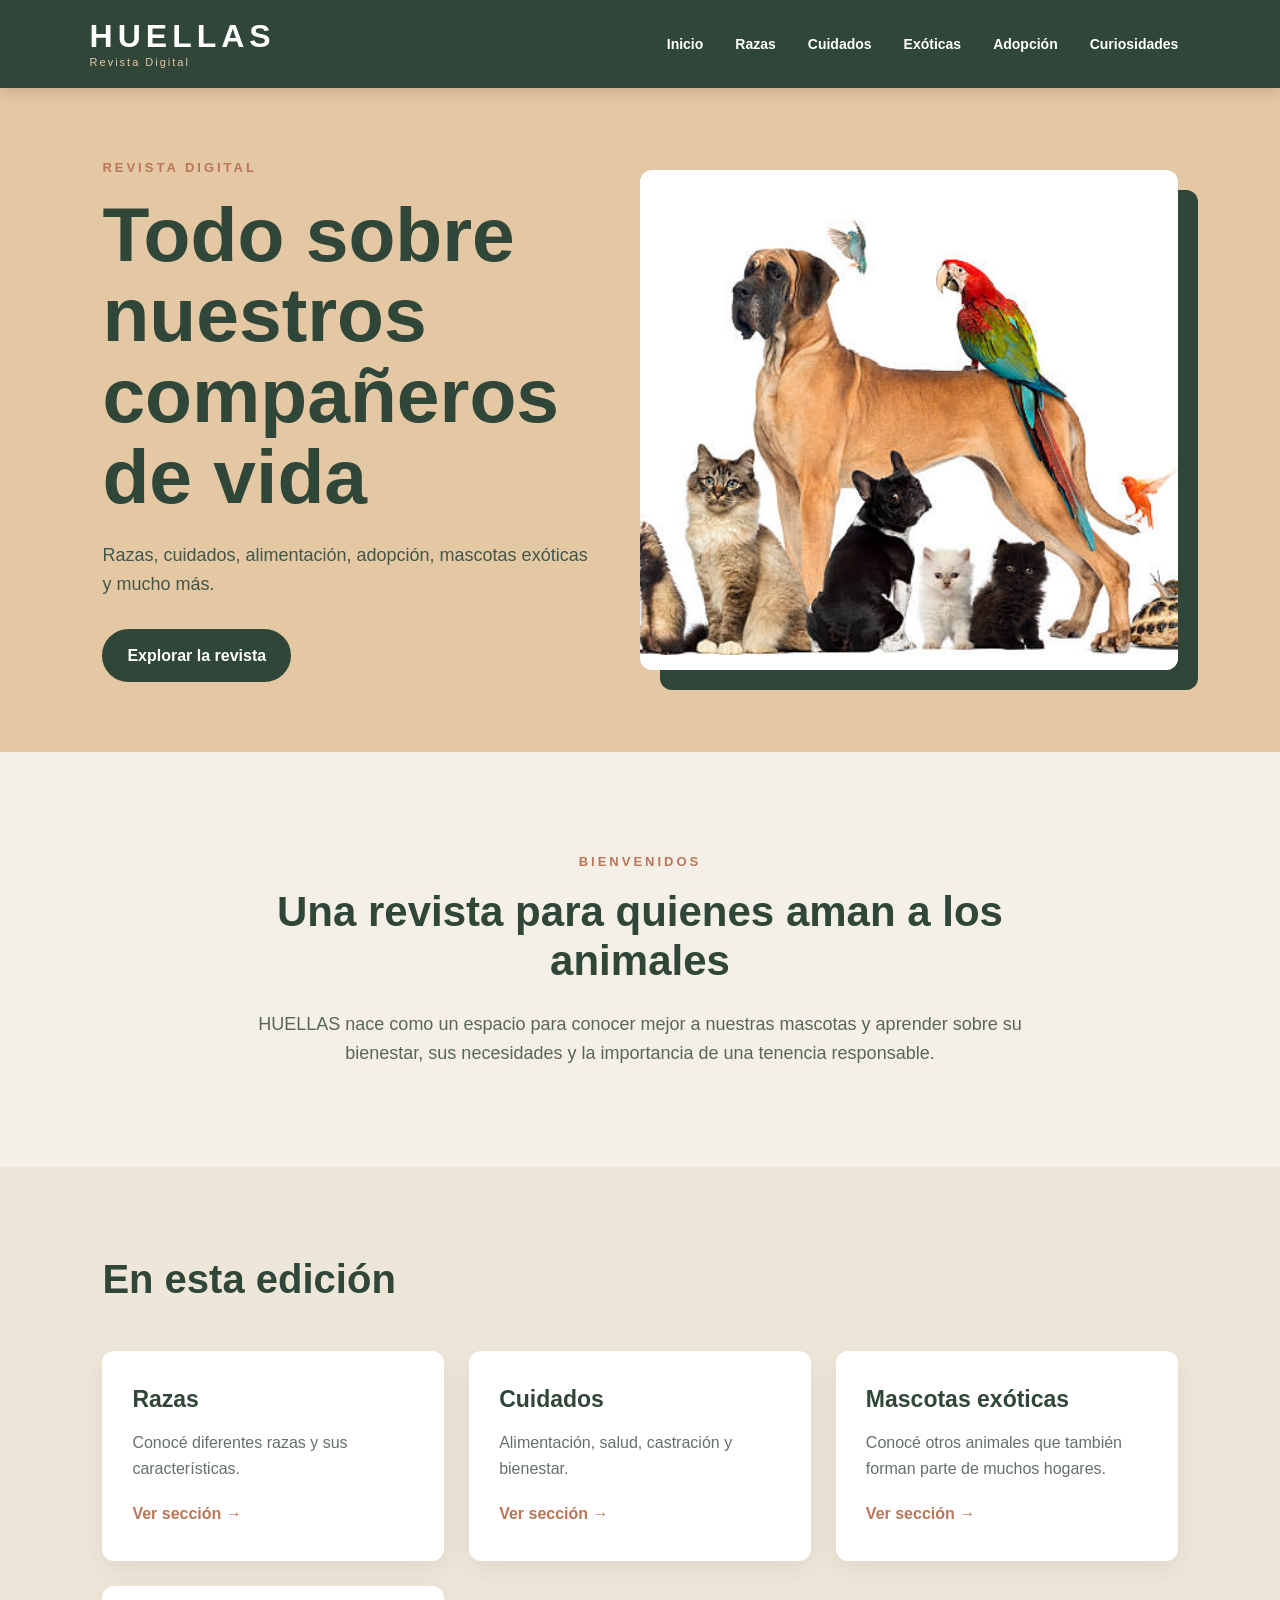
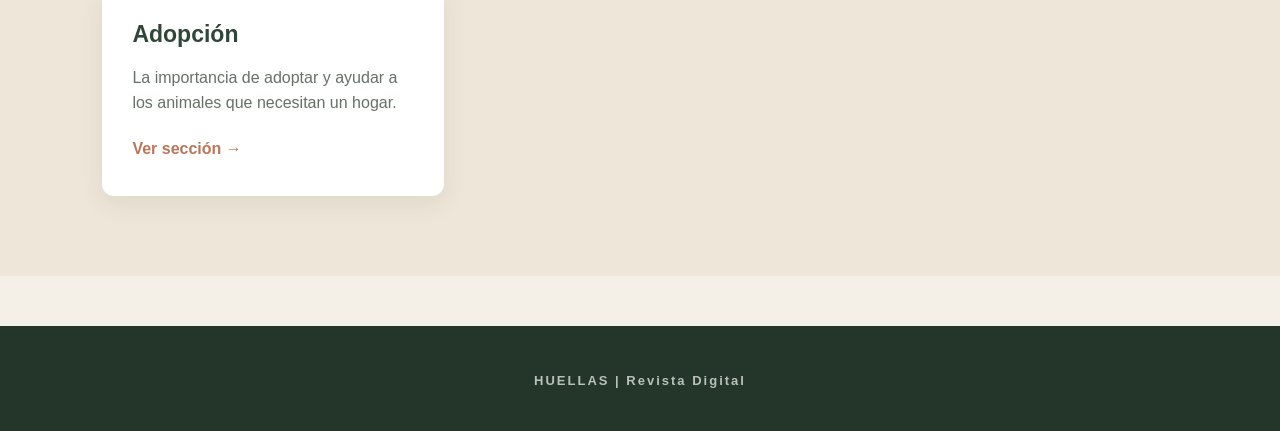
<file: index.html>
<!DOCTYPE html>
<html lang="es">
<head>
    <meta charset="UTF-8">
    <meta name="viewport" content="width=device-width, initial-scale=1.0">

    <title>Huellas | Revista Digital</title>

    <link rel="stylesheet" href="CSS/style.css">
</head>

<body>

    <header>
        <div class="logo">
            <h1>HUELLAS</h1>
            <p>Revista Digital</p>
        </div>

        <nav>
            <a href="index.html">Inicio</a>
            <a href="razas.html">Razas</a>
            <a href="cuidados.html">Cuidados</a>
            <a href="exoticas.html">Exóticas</a>
            <a href="adopcion.html">Adopción</a>
            <a href="curiosidades.html">Curiosidades</a>
        </nav>
    </header>


    <main>

        <section class="hero">
            <div class="hero-text">
                <p class="categoria">REVISTA DIGITAL</p>

                <h2>Todo sobre nuestros compañeros de vida</h2>

                <p>
                    Razas, cuidados, alimentación, adopción,
                    mascotas exóticas y mucho más.
                </p>

                <a href="razas.html" class="boton">
                    Explorar la revista
                </a>
            </div>

            <div class="hero-imagen">
                <img src="IMAGENES/portada1.jpg" alt="Mascotas">
            </div>
        </section>


        <section class="introduccion">

            <p class="categoria">BIENVENIDOS</p>

            <h2>Una revista para quienes aman a los animales</h2>

            <p>
                HUELLAS nace como un espacio para conocer mejor
                a nuestras mascotas y aprender sobre su bienestar,
                sus necesidades y la importancia de una tenencia
                responsable.
            </p>

        </section>


        <section class="destacados">

            <h2>En esta edición</h2>

            <div class="grid">

                <article class="card">
                    <h3>Razas</h3>
                    <p>
                        Conocé diferentes razas y sus características.
                    </p>

                    <a href="razas.html">Ver sección →</a>
                </article>


                <article class="card">
                    <h3>Cuidados</h3>
                    <p>
                        Alimentación, salud, castración y bienestar.
                    </p>

                    <a href="cuidados.html">Ver sección →</a>
                </article>


                <article class="card">
                    <h3>Mascotas exóticas</h3>
                    <p>
                        Conocé otros animales que también forman
                        parte de muchos hogares.
                    </p>

                    <a href="exoticas.html">Ver sección →</a>
                </article>


                <article class="card">
                    <h3>Adopción</h3>
                    <p>
                        La importancia de adoptar y ayudar a los
                        animales que necesitan un hogar.
                    </p>

                    <a href="adopcion.html">Ver sección →</a>
                </article>

            </div>

        </section>

    </main>


    <footer>
        <p>HUELLAS | Revista Digital</p>
    </footer>

</body>
</html>
</file>
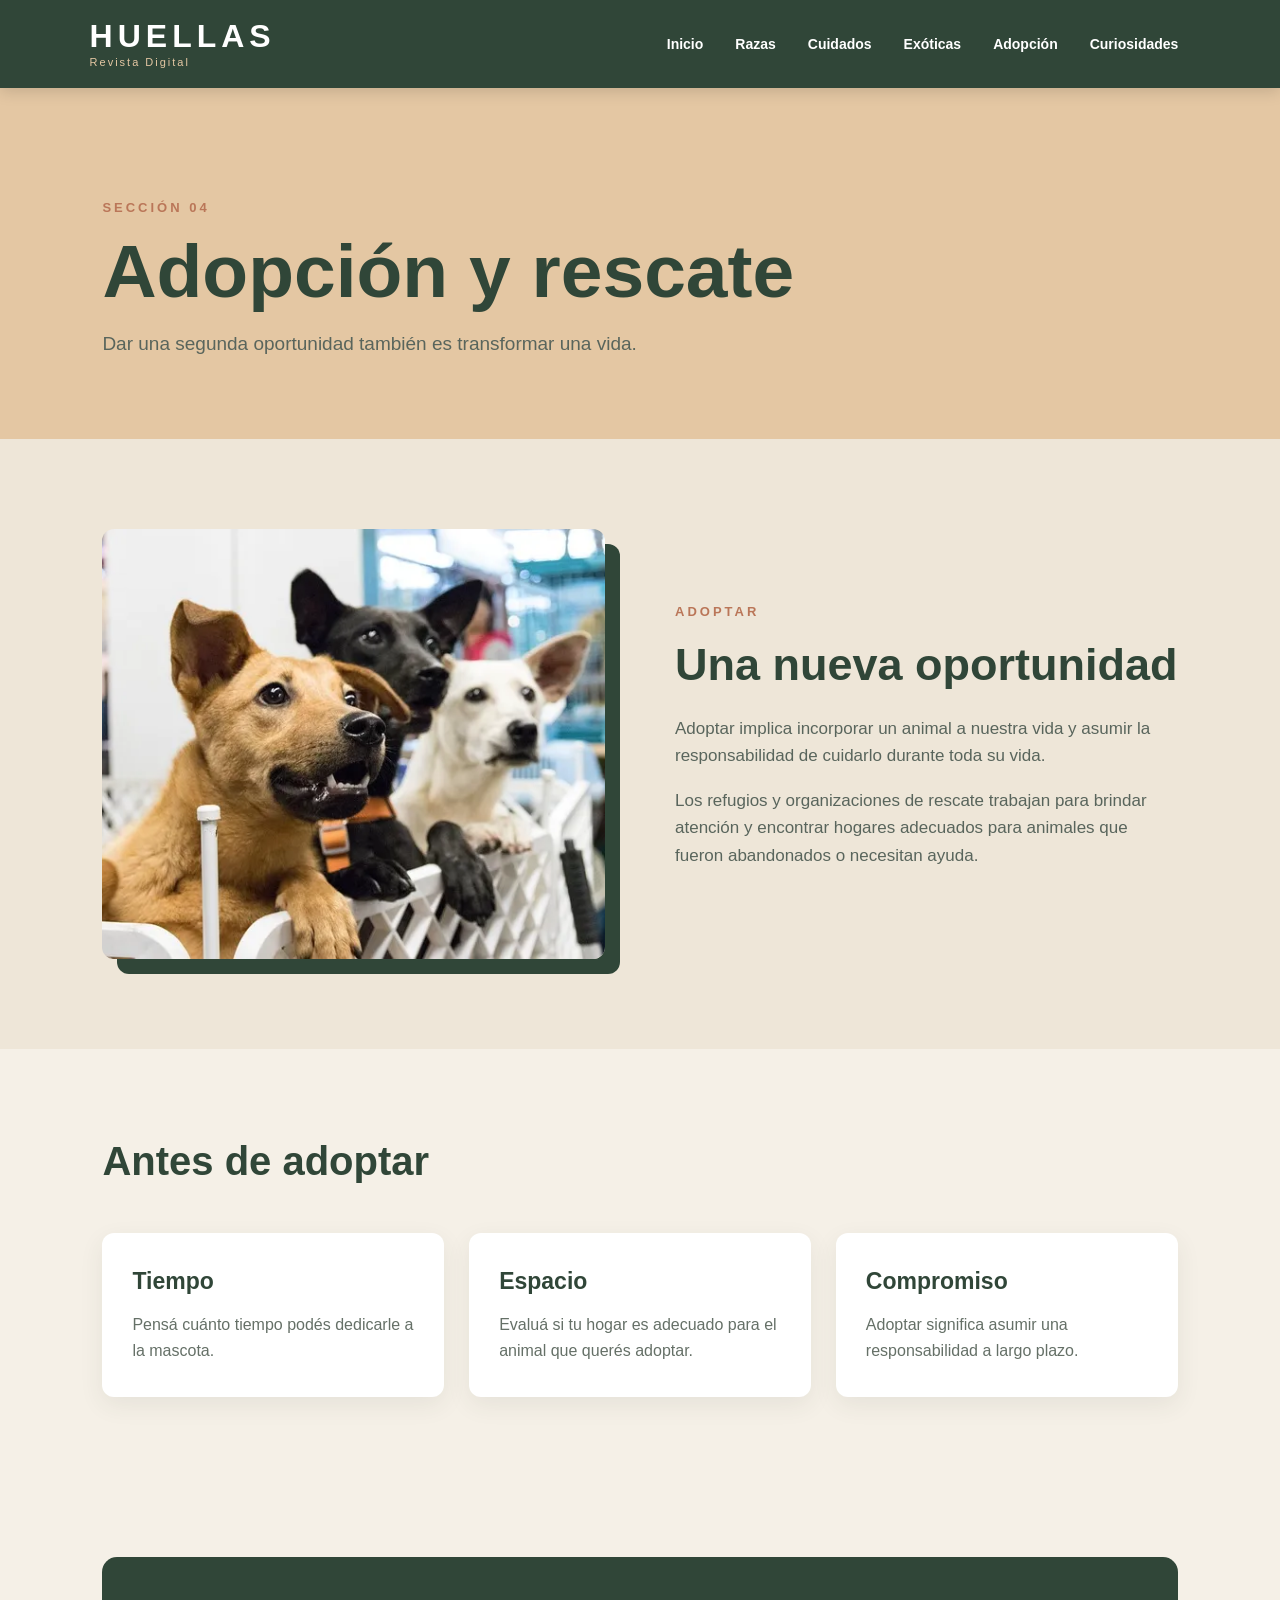
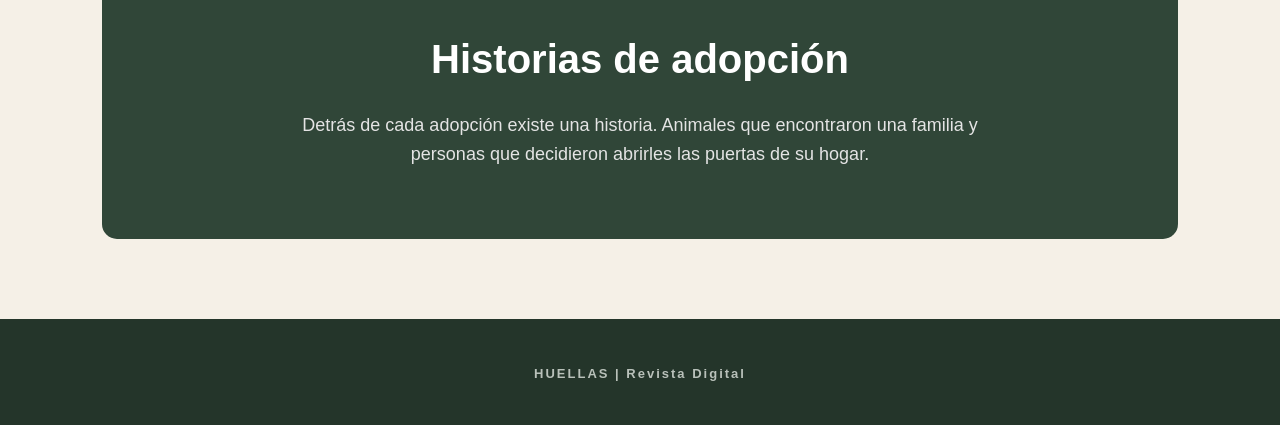
<file: adopcion.html>
<!DOCTYPE html>
<html lang="es">
<head>

    <meta charset="UTF-8">
    <meta name="viewport" content="width=device-width, initial-scale=1.0">

    <title>Adopción y Rescate | Huellas</title>

    <link rel="stylesheet" href="CSS/style.css">

</head>

<body>

    <header>

        <div class="logo">
            <h1>HUELLAS</h1>
            <p>Revista Digital</p>
        </div>

        <nav>
            <a href="index.html">Inicio</a>
            <a href="razas.html">Razas</a>
            <a href="cuidados.html">Cuidados</a>
            <a href="exoticas.html">Exóticas</a>
            <a href="adopcion.html">Adopción</a>
            <a href="curiosidades.html">Curiosidades</a>
        </nav>

    </header>


    <main>

        <section class="titulo-pagina">

            <p class="categoria">SECCIÓN 04</p>

            <h2>Adopción y rescate</h2>

            <p>
                Dar una segunda oportunidad también es transformar una vida.
            </p>

        </section>


        <section class="articulo">

            <div class="imagen-articulo">

                <img src="IMAGENES/adopcion.webp"
                     alt="Animal esperando ser adoptado">

            </div>


            <div class="texto-articulo">

                <p class="categoria">ADOPTAR</p>

                <h2>Una nueva oportunidad</h2>

                <p>
                    Adoptar implica incorporar un animal a nuestra
                    vida y asumir la responsabilidad de cuidarlo
                    durante toda su vida.
                </p>

                <p>
                    Los refugios y organizaciones de rescate trabajan
                    para brindar atención y encontrar hogares adecuados
                    para animales que fueron abandonados o necesitan ayuda.
                </p>

            </div>

        </section>


        <section class="contenido">

            <h2>Antes de adoptar</h2>

            <div class="grid">

                <article class="card">

                    <h3>Tiempo</h3>

                    <p>
                        Pensá cuánto tiempo podés dedicarle
                        a la mascota.
                    </p>

                </article>


                <article class="card">

                    <h3>Espacio</h3>

                    <p>
                        Evaluá si tu hogar es adecuado para
                        el animal que querés adoptar.
                    </p>

                </article>


                <article class="card">

                    <h3>Compromiso</h3>

                    <p>
                        Adoptar significa asumir una responsabilidad
                        a largo plazo.
                    </p>

                </article>

            </div>

        </section>


        <section class="destacado">

            <h2>Historias de adopción</h2>

            <p>
                Detrás de cada adopción existe una historia.
                Animales que encontraron una familia y personas
                que decidieron abrirles las puertas de su hogar.
            </p>

        </section>

    </main>


    <footer>
        <p>HUELLAS | Revista Digital</p>
    </footer>

</body>
</html>
</file>
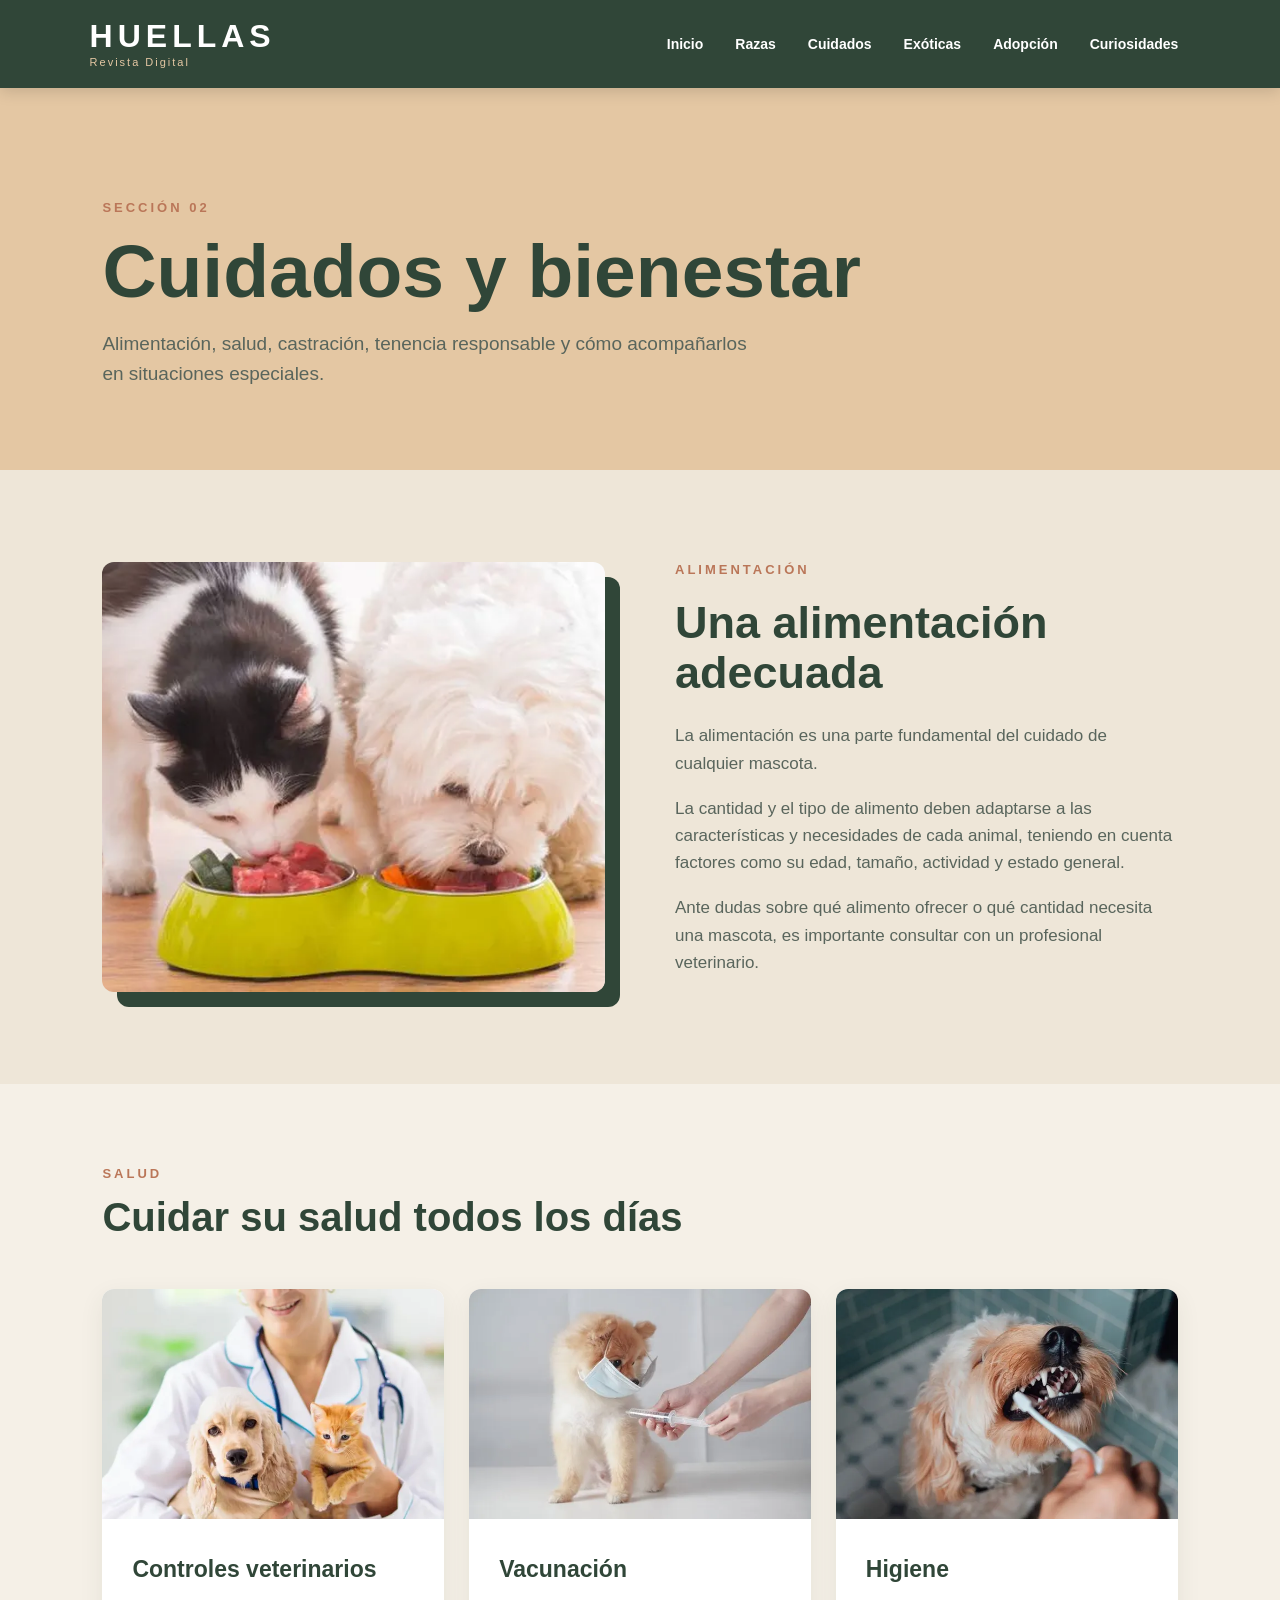
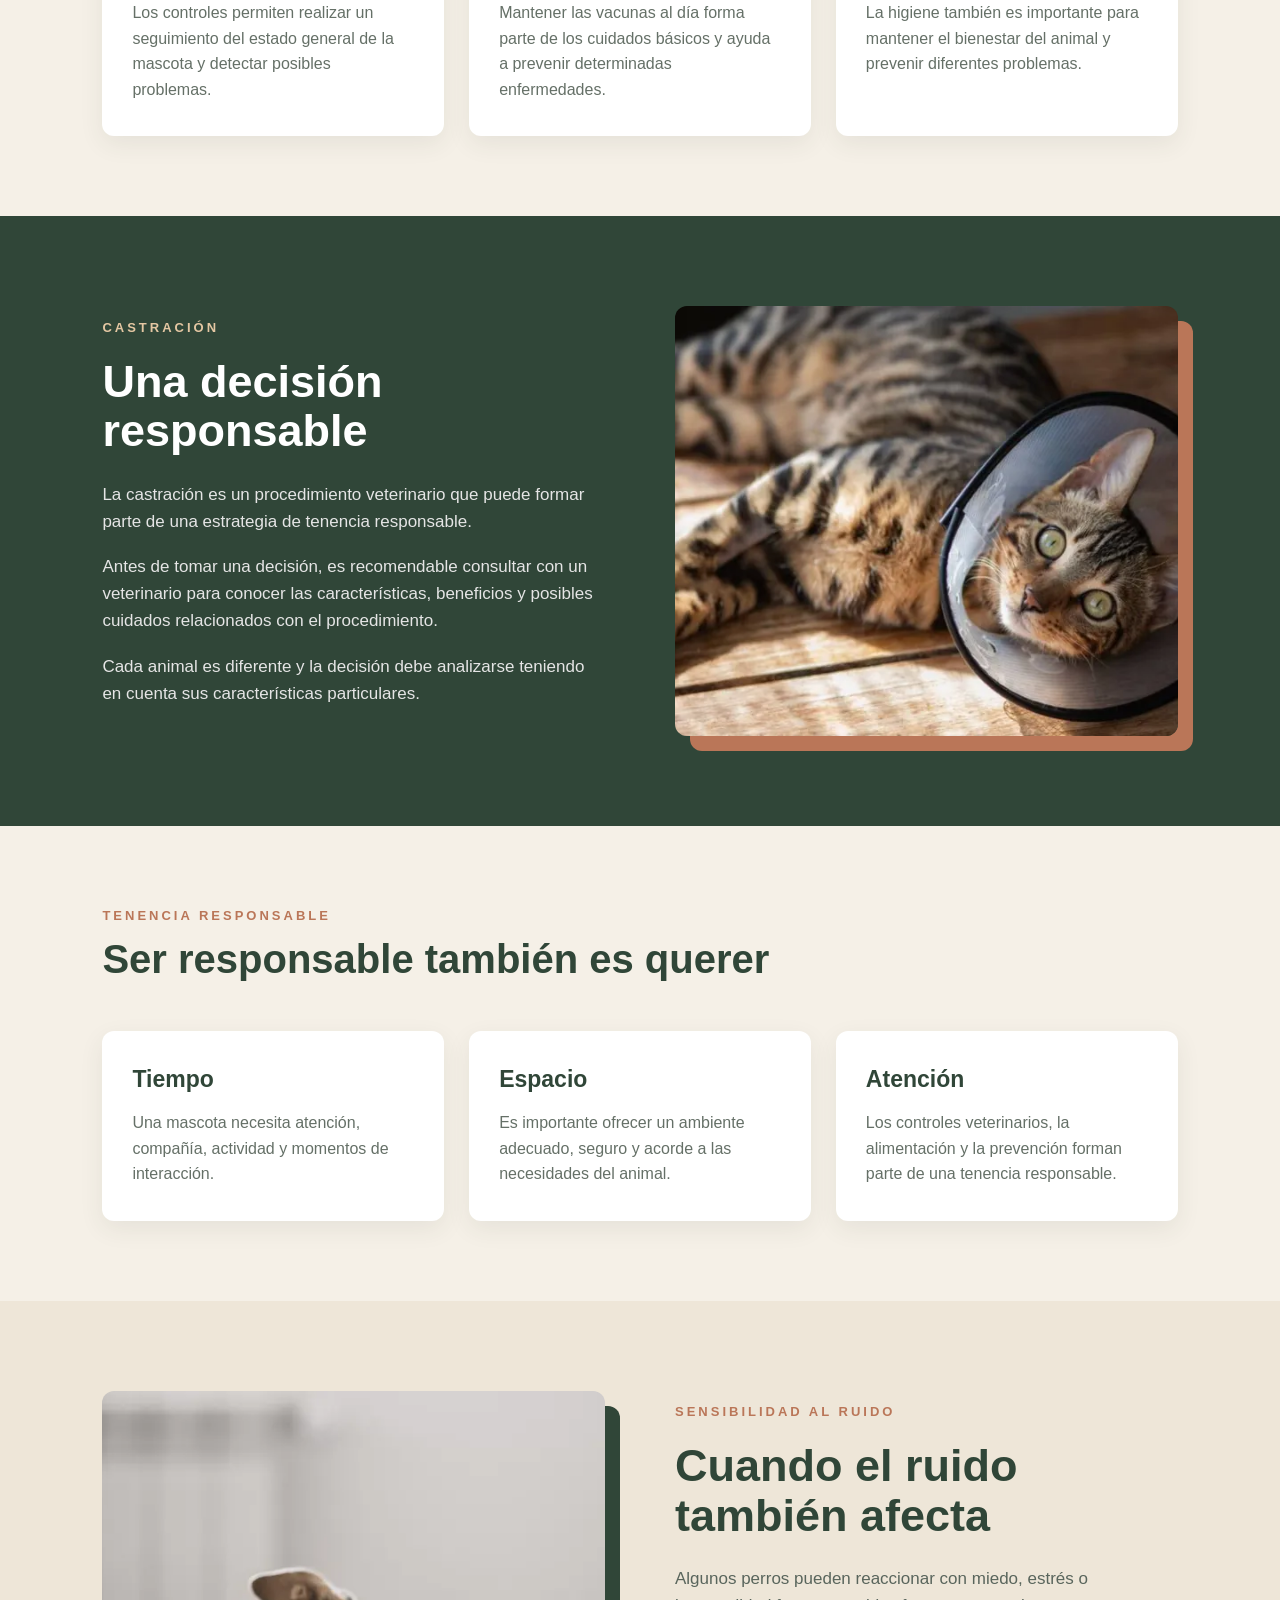
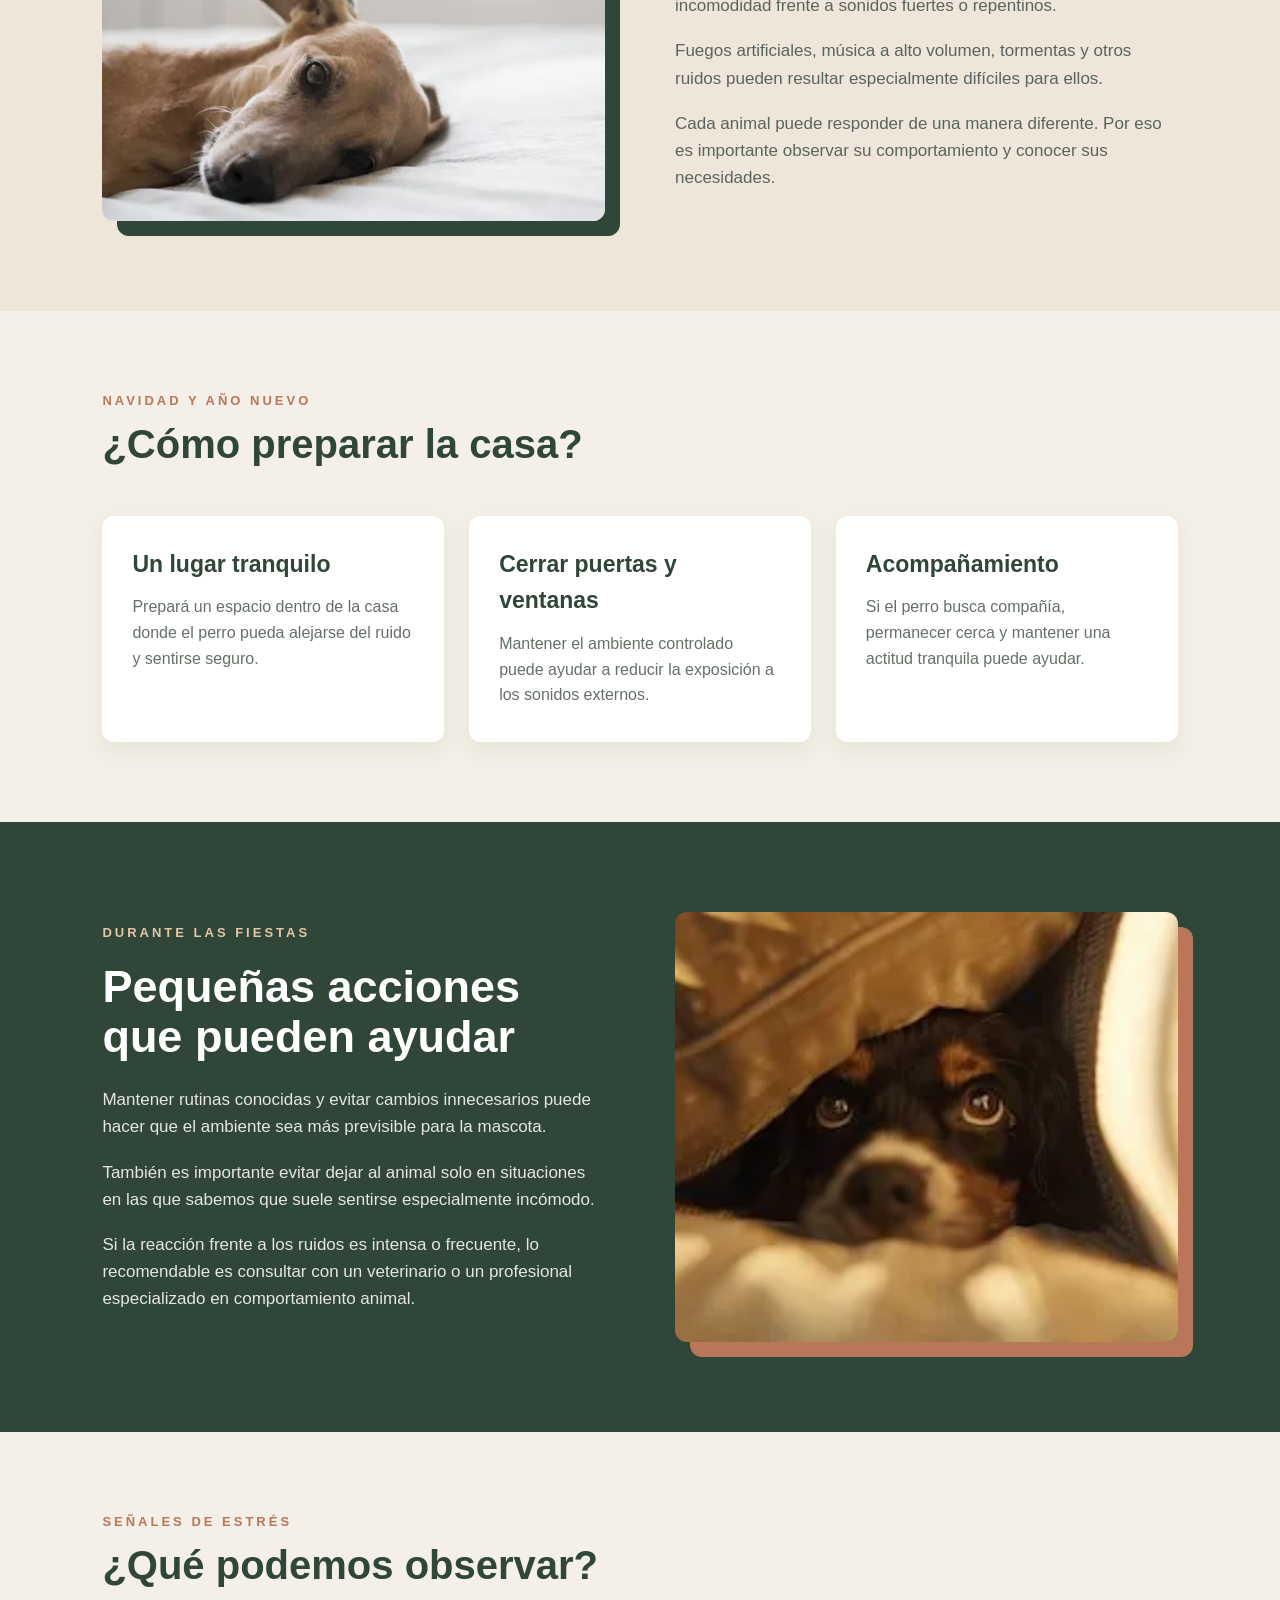
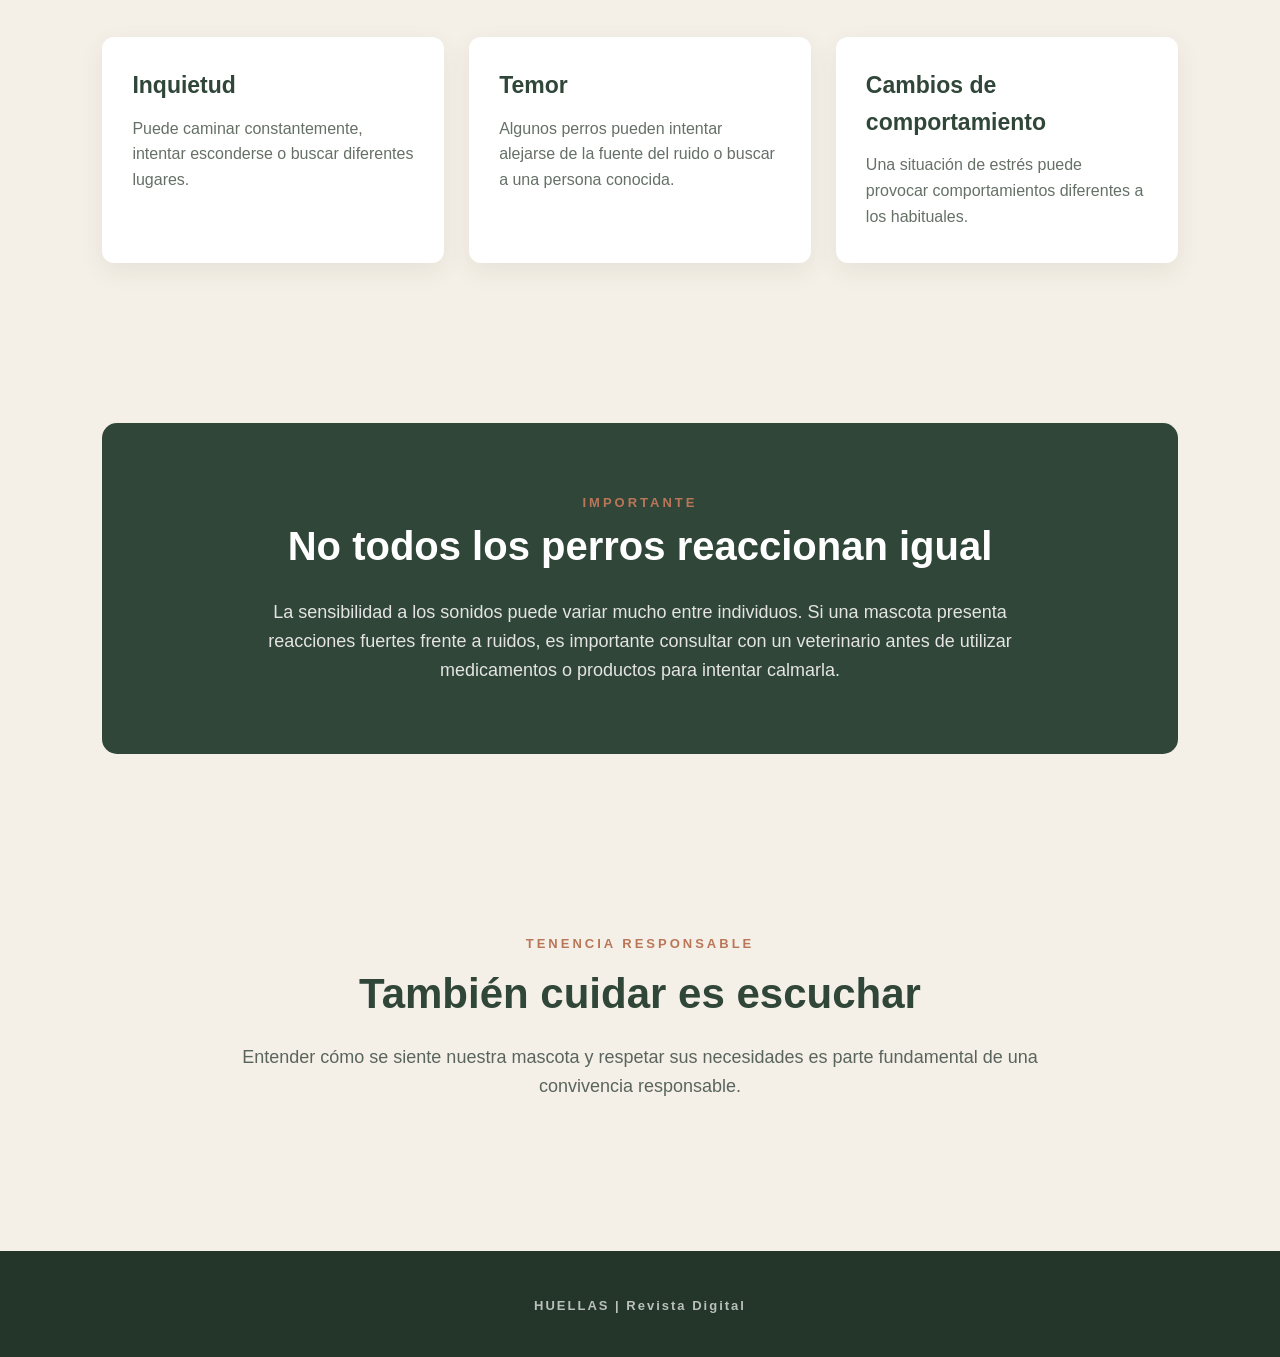
<file: cuidados.html>
<!DOCTYPE html>
<html lang="es">
<head>

    <meta charset="UTF-8">
    <meta name="viewport" content="width=device-width, initial-scale=1.0">

    <title>Cuidados | Huellas</title>

    <link rel="stylesheet" href="CSS/style.css">

</head>

<body>

    <!-- ==============================
         HEADER
    =============================== -->

    <header>

        <div class="logo">
            <h1>HUELLAS</h1>
            <p>Revista Digital</p>
        </div>

        <nav>
            <a href="index.html">Inicio</a>
            <a href="razas.html">Razas</a>
            <a href="cuidados.html">Cuidados</a>
            <a href="exoticas.html">Exóticas</a>
            <a href="adopcion.html">Adopción</a>
            <a href="curiosidades.html">Curiosidades</a>
        </nav>

    </header>


    <main>


        <!-- ==============================
             TÍTULO
        =============================== -->

        <section class="titulo-pagina">

            <p class="categoria">SECCIÓN 02</p>

            <h2>Cuidados y bienestar</h2>

            <p>
                Alimentación, salud, castración, tenencia responsable
                y cómo acompañarlos en situaciones especiales.
            </p>

        </section>



        <!-- ==============================
             ALIMENTACIÓN
        =============================== -->

        <section class="articulo">

            <div class="imagen-articulo">

                <img src="IMAGENES/comida.webp"
                     alt="Alimentación de un perro">

            </div>


            <div class="texto-articulo">

                <p class="categoria">ALIMENTACIÓN</p>

                <h2>Una alimentación adecuada</h2>

                <p>
                    La alimentación es una parte fundamental del
                    cuidado de cualquier mascota.
                </p>

                <p>
                    La cantidad y el tipo de alimento deben adaptarse
                    a las características y necesidades de cada animal,
                    teniendo en cuenta factores como su edad, tamaño,
                    actividad y estado general.
                </p>

                <p>
                    Ante dudas sobre qué alimento ofrecer o qué
                    cantidad necesita una mascota, es importante
                    consultar con un profesional veterinario.
                </p>

            </div>

        </section>



        <!-- ==============================
             SALUD
        =============================== -->

        <section class="contenido">

            <p class="categoria">SALUD</p>

            <h2>Cuidar su salud todos los días</h2>

            <div class="grid">

                <article class="card">

                    <img src="IMAGENES/veterinaria.webp"
                         alt="Perro durante un control veterinario">

                    <h3>Controles veterinarios</h3>

                    <p>
                        Los controles permiten realizar un seguimiento
                        del estado general de la mascota y detectar
                        posibles problemas.
                    </p>

                </article>


                <article class="card">
                    <img src="IMAGENES/vacuna.webp"
                         alt="Perro durante un control veterinario">
                    <h3>Vacunación</h3>

                    <p>
                        Mantener las vacunas al día forma parte de
                        los cuidados básicos y ayuda a prevenir
                        determinadas enfermedades.
                    </p>

                </article>


                <article class="card">
                    <img src="IMAGENES/higiene.webp"
                         alt="Perro durante un control veterinario">
                    <h3>Higiene</h3>

                    <p>
                        La higiene también es importante para mantener
                        el bienestar del animal y prevenir diferentes
                        problemas.
                    </p>

                </article>

            </div>

        </section>



        <!-- ==============================
             CASTRACIÓN
        =============================== -->

        <section class="articulo invertido">

            <div class="texto-articulo">

                <p class="categoria">CASTRACIÓN</p>

                <h2>Una decisión responsable</h2>

                <p>
                    La castración es un procedimiento veterinario
                    que puede formar parte de una estrategia de
                    tenencia responsable.
                </p>

                <p>
                    Antes de tomar una decisión, es recomendable
                    consultar con un veterinario para conocer las
                    características, beneficios y posibles cuidados
                    relacionados con el procedimiento.
                </p>

                <p>
                    Cada animal es diferente y la decisión debe
                    analizarse teniendo en cuenta sus características
                    particulares.
                </p>

            </div>


            <div class="imagen-articulo">

                <img src="IMAGENES/castracion.webp"
                     alt="Atención veterinaria">

            </div>

        </section>



        <!-- ==============================
             TENENCIA RESPONSABLE
        =============================== -->

        <section class="contenido">

            <p class="categoria">TENENCIA RESPONSABLE</p>

            <h2>Ser responsable también es querer</h2>

            <div class="grid">

                <article class="card">

                    <h3>Tiempo</h3>

                    <p>
                        Una mascota necesita atención, compañía,
                        actividad y momentos de interacción.
                    </p>

                </article>


                <article class="card">

                    <h3>Espacio</h3>

                    <p>
                        Es importante ofrecer un ambiente adecuado,
                        seguro y acorde a las necesidades del animal.
                    </p>

                </article>


                <article class="card">

                    <h3>Atención</h3>

                    <p>
                        Los controles veterinarios, la alimentación
                        y la prevención forman parte de una tenencia
                        responsable.
                    </p>

                </article>

            </div>

        </section>



        <!-- ==============================
             SENSIBILIDAD AL RUIDO
        =============================== -->

        <section class="articulo">

            <div class="imagen-articulo">

                <img src="IMAGENES/tranquilo.webp"
                     alt="Perro descansando en un lugar tranquilo">

            </div>


            <div class="texto-articulo">

                <p class="categoria">SENSIBILIDAD AL RUIDO</p>

                <h2>Cuando el ruido también afecta</h2>

                <p>
                    Algunos perros pueden reaccionar con miedo,
                    estrés o incomodidad frente a sonidos fuertes
                    o repentinos.
                </p>

                <p>
                    Fuegos artificiales, música a alto volumen,
                    tormentas y otros ruidos pueden resultar
                    especialmente difíciles para ellos.
                </p>

                <p>
                    Cada animal puede responder de una manera
                    diferente. Por eso es importante observar
                    su comportamiento y conocer sus necesidades.
                </p>

            </div>

        </section>



        <!-- ==============================
             NAVIDAD Y AÑO NUEVO
        =============================== -->

        <section class="contenido">

            <p class="categoria">NAVIDAD Y AÑO NUEVO</p>

            <h2>¿Cómo preparar la casa?</h2>

            <div class="grid">

                <article class="card">

                    <h3>Un lugar tranquilo</h3>

                    <p>
                        Prepará un espacio dentro de la casa donde
                        el perro pueda alejarse del ruido y sentirse
                        seguro.
                    </p>

                </article>


                <article class="card">

                    <h3>Cerrar puertas y ventanas</h3>

                    <p>
                        Mantener el ambiente controlado puede ayudar
                        a reducir la exposición a los sonidos externos.
                    </p>

                </article>


                <article class="card">

                    <h3>Acompañamiento</h3>

                    <p>
                        Si el perro busca compañía, permanecer cerca
                        y mantener una actitud tranquila puede ayudar.
                    </p>

                </article>

            </div>

        </section>



        <!-- ==============================
             DURANTE LAS FIESTAS
        =============================== -->

        <section class="articulo invertido">

            <div class="texto-articulo">

                <p class="categoria">DURANTE LAS FIESTAS</p>

                <h2>Pequeñas acciones que pueden ayudar</h2>

                <p>
                    Mantener rutinas conocidas y evitar cambios
                    innecesarios puede hacer que el ambiente sea
                    más previsible para la mascota.
                </p>

                <p>
                    También es importante evitar dejar al animal
                    solo en situaciones en las que sabemos que
                    suele sentirse especialmente incómodo.
                </p>

                <p>
                    Si la reacción frente a los ruidos es intensa
                    o frecuente, lo recomendable es consultar con
                    un veterinario o un profesional especializado
                    en comportamiento animal.
                </p>

            </div>


            <div class="imagen-articulo">

                <img src="IMAGENES/perro con miedo.webp"
                     alt="Perro durante las fiestas">

            </div>

        </section>



        <!-- ==============================
             SEÑALES DE ESTRÉS
        =============================== -->

        <section class="contenido">

            <p class="categoria">SEÑALES DE ESTRÉS</p>

            <h2>¿Qué podemos observar?</h2>

            <div class="grid">

                <article class="card">

                    <h3>Inquietud</h3>

                    <p>
                        Puede caminar constantemente, intentar
                        esconderse o buscar diferentes lugares.
                    </p>

                </article>


                <article class="card">

                    <h3>Temor</h3>

                    <p>
                        Algunos perros pueden intentar alejarse
                        de la fuente del ruido o buscar a una
                        persona conocida.
                    </p>

                </article>


                <article class="card">

                    <h3>Cambios de comportamiento</h3>

                    <p>
                        Una situación de estrés puede provocar
                        comportamientos diferentes a los habituales.
                    </p>

                </article>

            </div>

        </section>



        <!-- ==============================
             IMPORTANTE
        =============================== -->

        <section class="destacado">

            <p class="categoria">IMPORTANTE</p>

            <h2>No todos los perros reaccionan igual</h2>

            <p>
                La sensibilidad a los sonidos puede variar mucho
                entre individuos. Si una mascota presenta reacciones
                fuertes frente a ruidos, es importante consultar con
                un veterinario antes de utilizar medicamentos o
                productos para intentar calmarla.
            </p>

        </section>



        <!-- ==============================
             CIERRE
        =============================== -->

        <section class="introduccion">

            <p class="categoria">TENENCIA RESPONSABLE</p>

            <h2>También cuidar es escuchar</h2>

            <p>
                Entender cómo se siente nuestra mascota y respetar
                sus necesidades es parte fundamental de una
                convivencia responsable.
            </p>

        </section>


    </main>


    <!-- ==============================
         FOOTER
    =============================== -->

    <footer>

        <p>HUELLAS | Revista Digital</p>

    </footer>

</body>
</html>
</file>
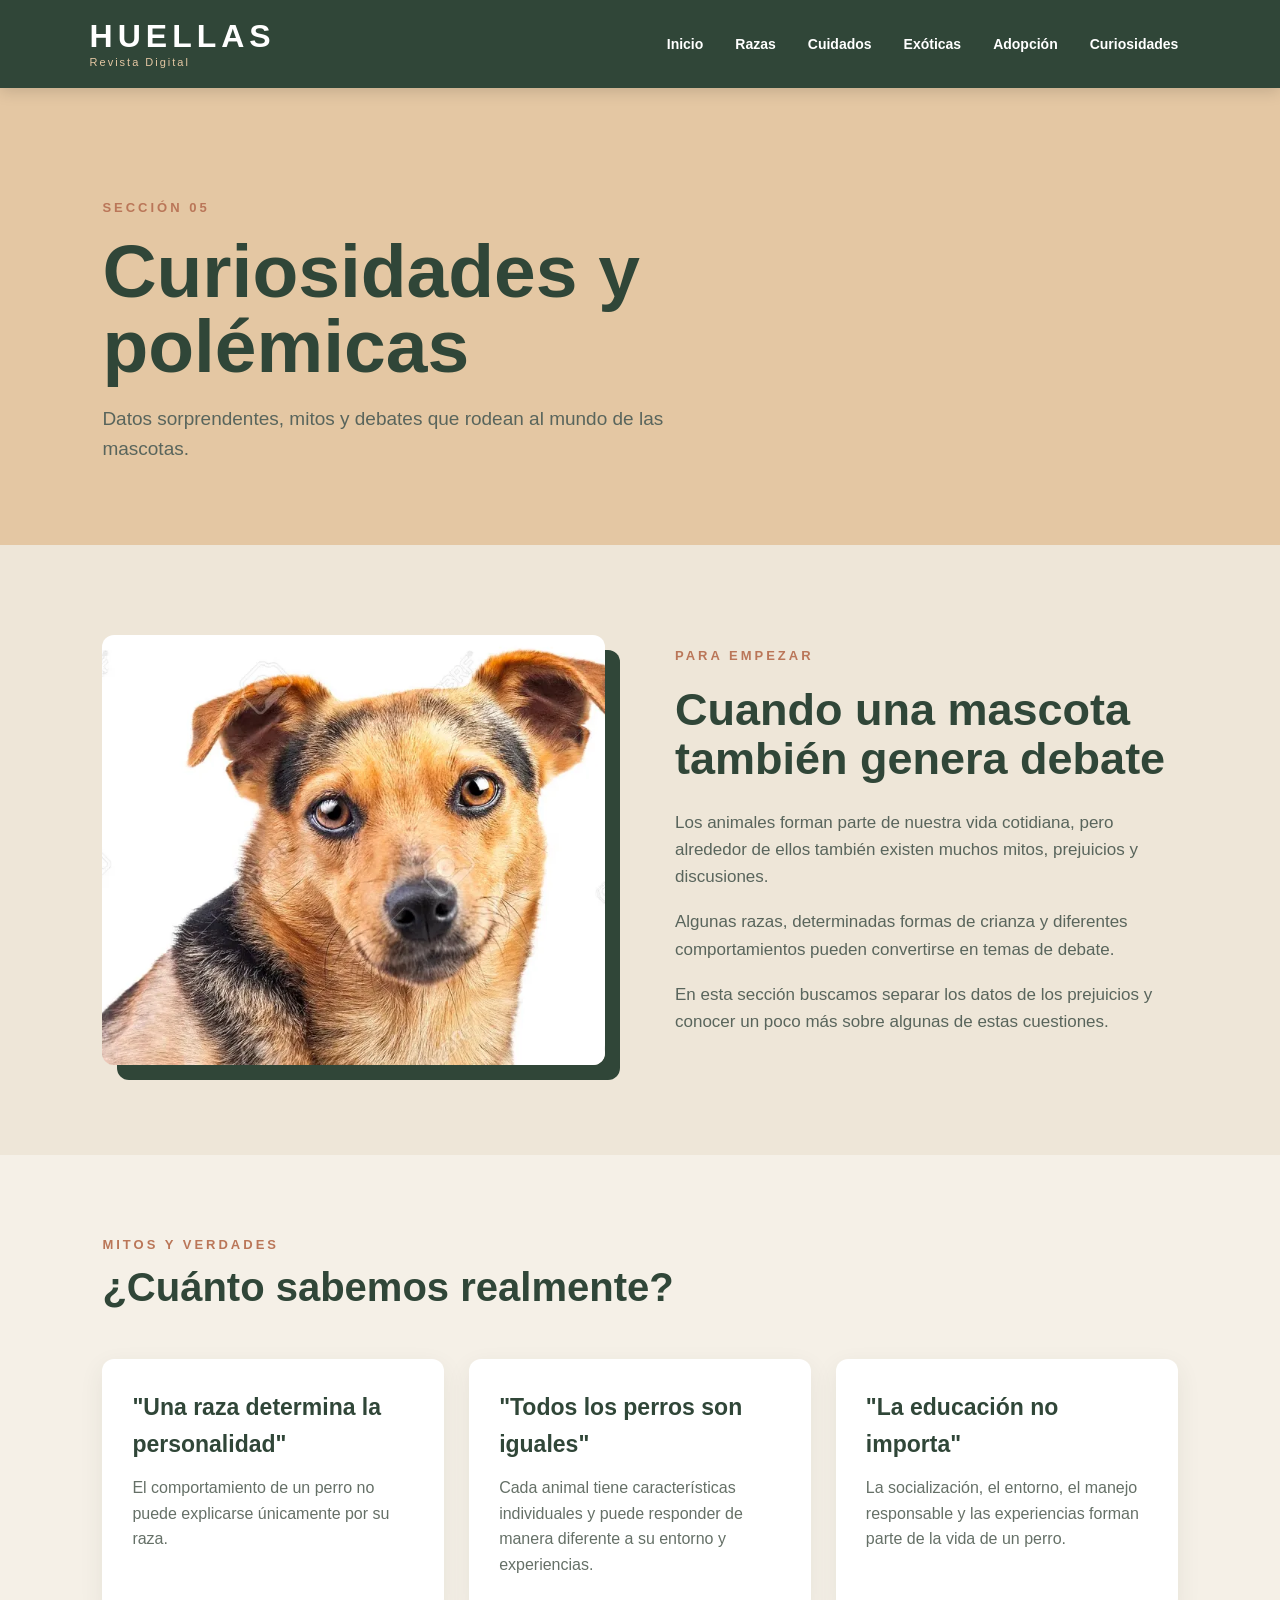
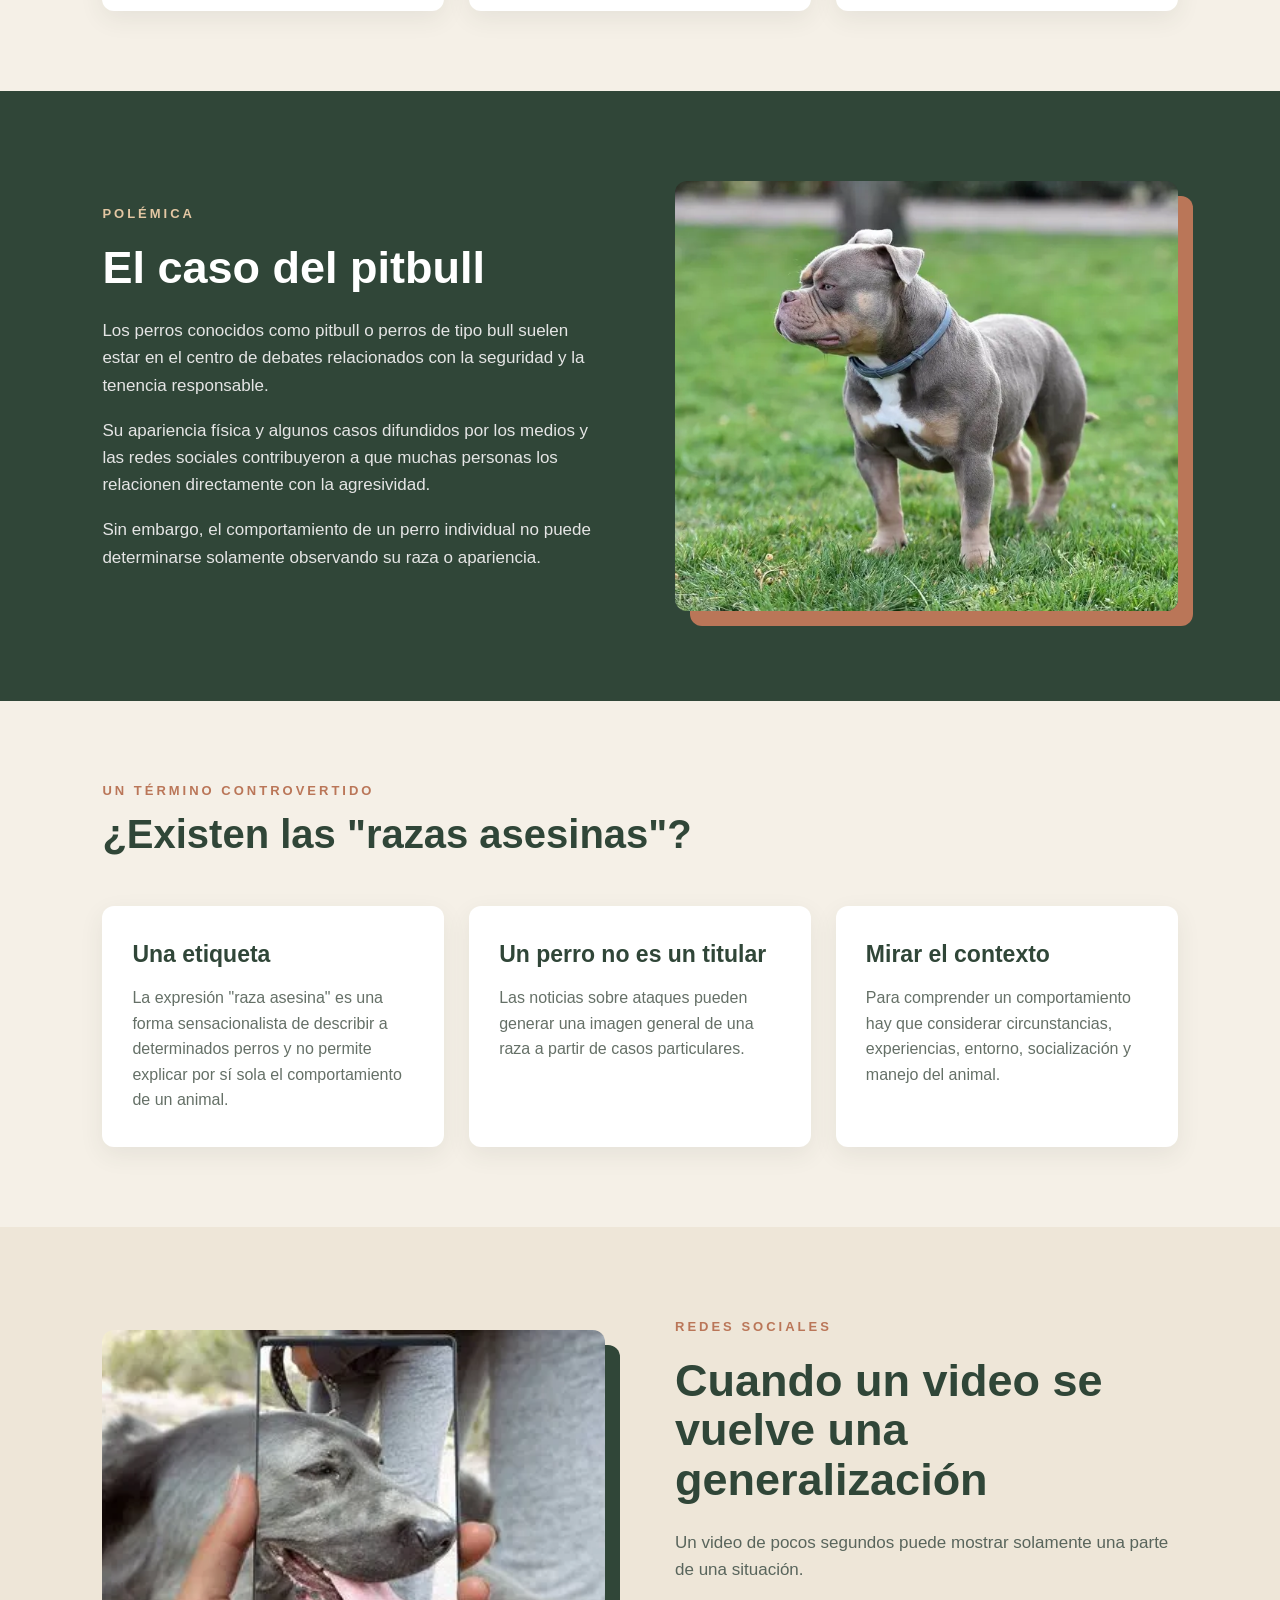
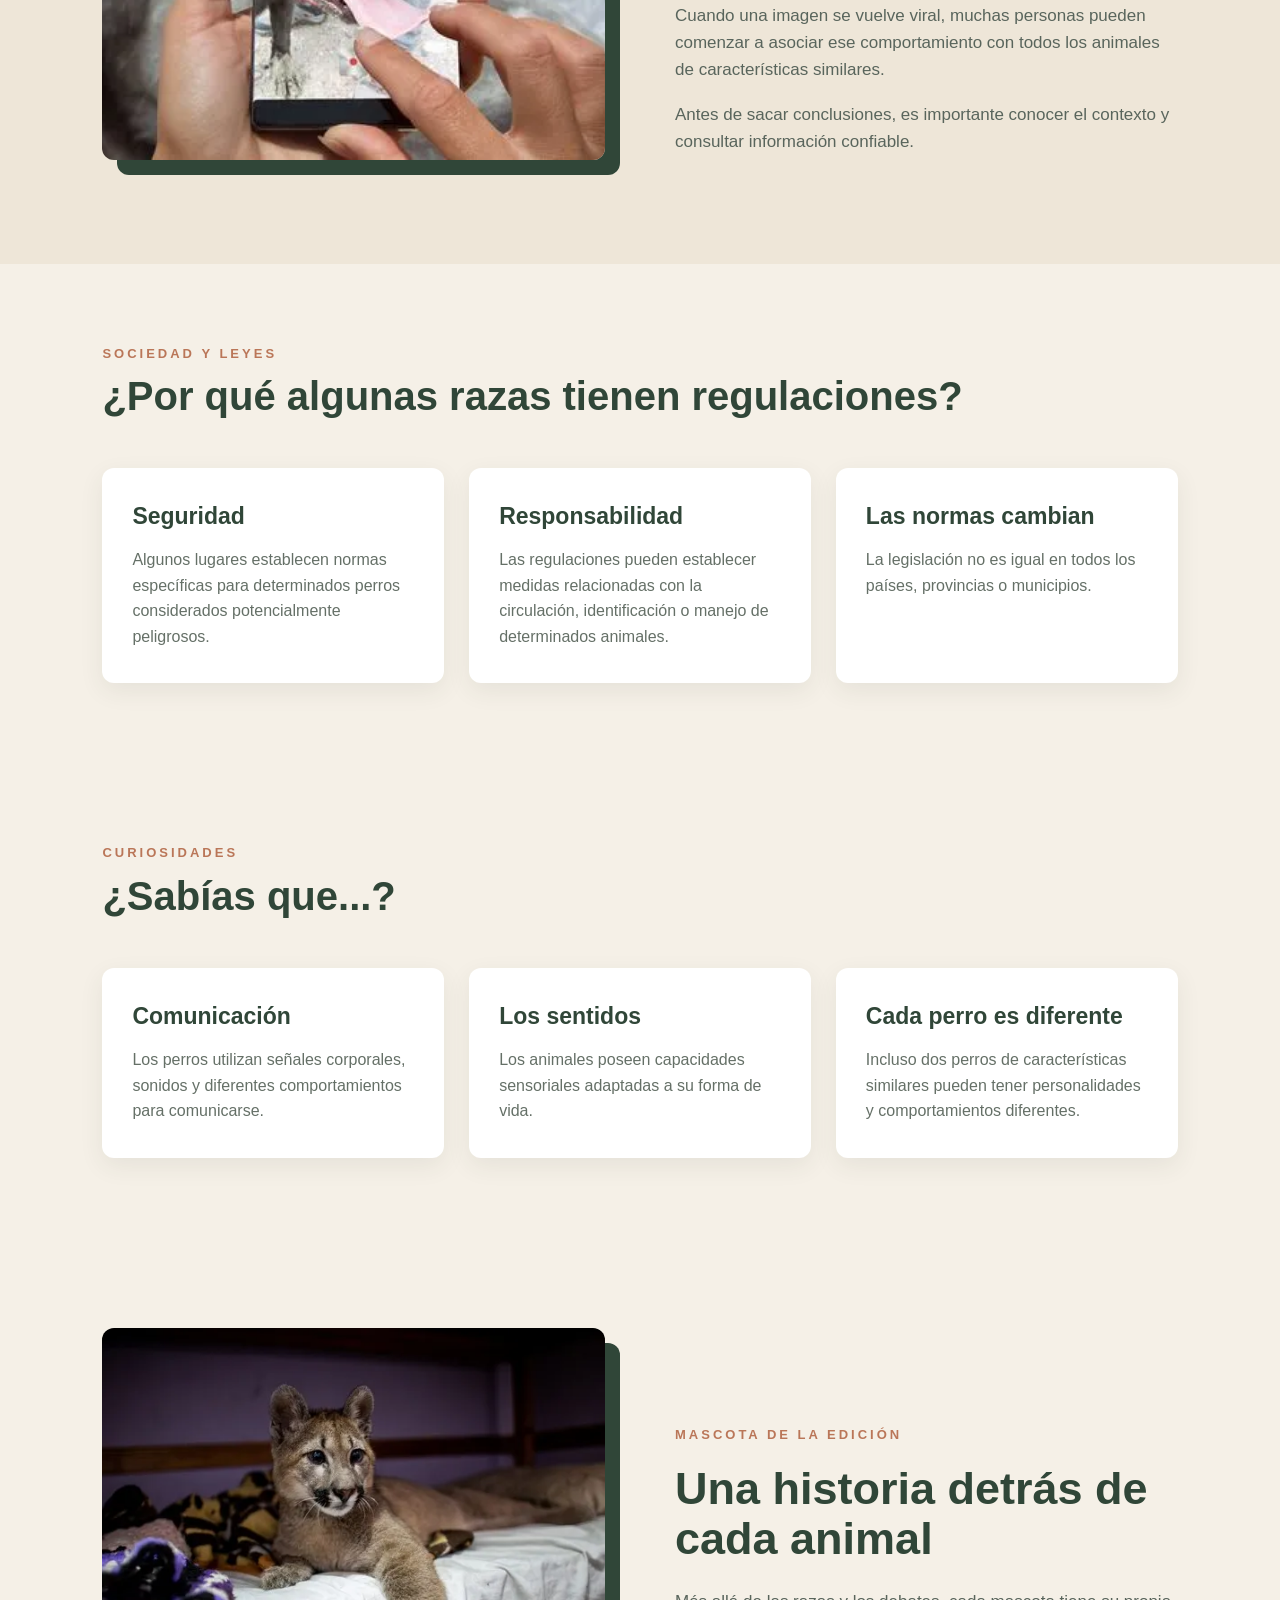
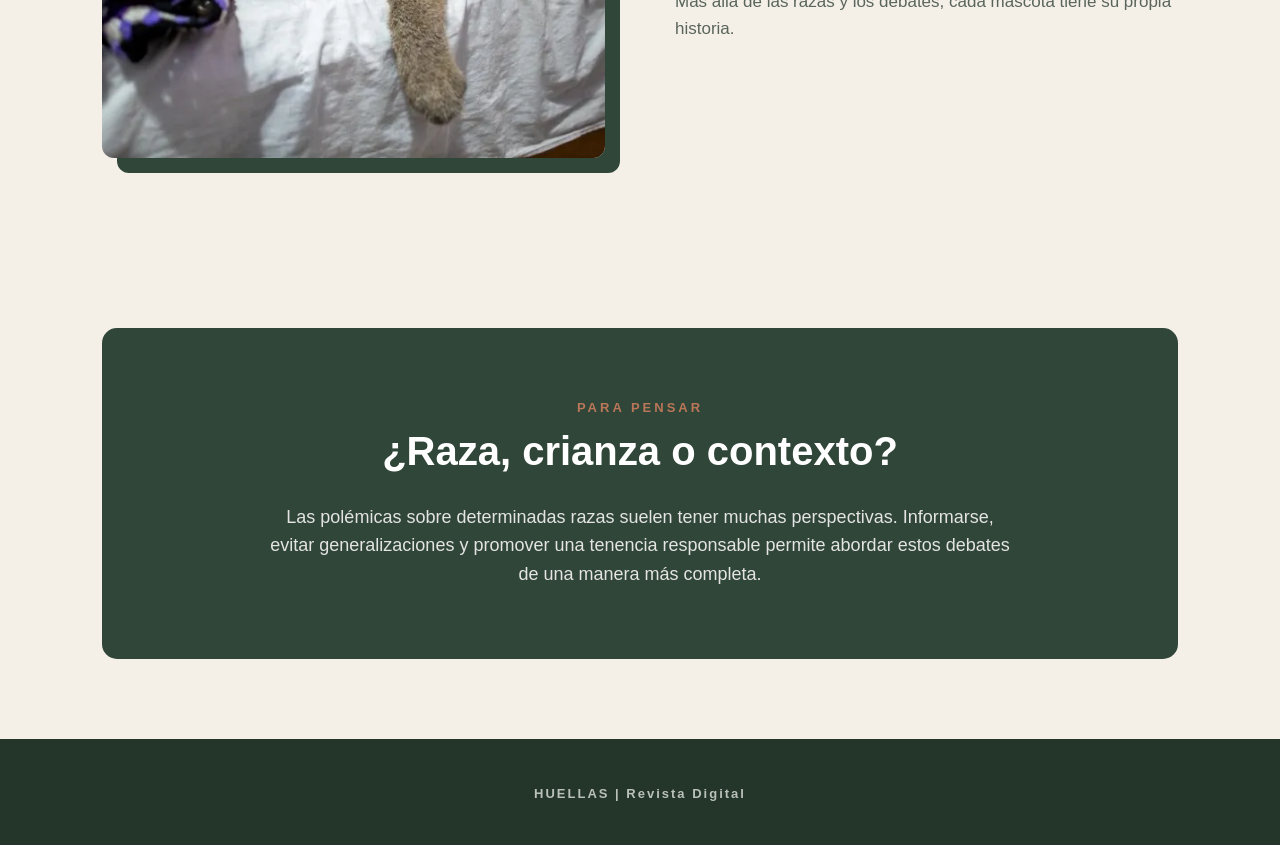
<file: curiosidades.html>
<!DOCTYPE html>
<html lang="es">

<head>

    <meta charset="UTF-8">
    <meta name="viewport" content="width=device-width, initial-scale=1.0">

    <title>Curiosidades y Polémicas | Huellas</title>

    <link rel="stylesheet" href="CSS/style.css">

</head>


<body>


    <!-- ==============================
         HEADER
    =============================== -->

    <header>

        <div class="logo">
            <h1>HUELLAS</h1>
            <p>Revista Digital</p>
        </div>


        <nav>

            <a href="index.html">Inicio</a>

            <a href="razas.html">Razas</a>

            <a href="cuidados.html">Cuidados</a>

            <a href="exoticas.html">Exóticas</a>

            <a href="adopcion.html">Adopción</a>

            <a href="curiosidades.html">Curiosidades</a>

        </nav>

    </header>



    <main>


        <!-- ==============================
             TÍTULO
        =============================== -->

        <section class="titulo-pagina">

            <p class="categoria">SECCIÓN 05</p>

            <h2>Curiosidades y polémicas</h2>

            <p>
                Datos sorprendentes, mitos y debates que rodean
                al mundo de las mascotas.
            </p>

        </section>



        <!-- ==============================
             INTRODUCCIÓN
        =============================== -->

        <section class="articulo">

            <div class="imagen-articulo">

                <img src="IMAGENES/mirando camara.webp"
                     alt="Perro observando la cámara">

            </div>


            <div class="texto-articulo">

                <p class="categoria">PARA EMPEZAR</p>

                <h2>Cuando una mascota también genera debate</h2>

                <p>
                    Los animales forman parte de nuestra vida cotidiana,
                    pero alrededor de ellos también existen muchos
                    mitos, prejuicios y discusiones.
                </p>

                <p>
                    Algunas razas, determinadas formas de crianza
                    y diferentes comportamientos pueden convertirse
                    en temas de debate.
                </p>

                <p>
                    En esta sección buscamos separar los datos de
                    los prejuicios y conocer un poco más sobre
                    algunas de estas cuestiones.
                </p>

            </div>

        </section>



        <!-- ==============================
             MITOS Y VERDADES
        =============================== -->

        <section class="contenido">

            <p class="categoria">MITOS Y VERDADES</p>

            <h2>¿Cuánto sabemos realmente?</h2>


            <div class="grid">


                <article class="card">

                    <h3>
                        "Una raza determina la personalidad"
                    </h3>

                    <p>
                        El comportamiento de un perro no puede
                        explicarse únicamente por su raza.
                    </p>

                </article>


                <article class="card">

                    <h3>
                        "Todos los perros son iguales"
                    </h3>

                    <p>
                        Cada animal tiene características individuales
                        y puede responder de manera diferente
                        a su entorno y experiencias.
                    </p>

                </article>


                <article class="card">

                    <h3>
                        "La educación no importa"
                    </h3>

                    <p>
                        La socialización, el entorno, el manejo
                        responsable y las experiencias forman parte
                        de la vida de un perro.
                    </p>

                </article>


            </div>

        </section>



        <!-- ==============================
             PITBULL
        =============================== -->

        <section class="articulo invertido">

            <div class="texto-articulo">

                <p class="categoria">POLÉMICA</p>

                <h2>El caso del pitbull</h2>

                <p>
                    Los perros conocidos como pitbull o perros de
                    tipo bull suelen estar en el centro de debates
                    relacionados con la seguridad y la tenencia
                    responsable.
                </p>

                <p>
                    Su apariencia física y algunos casos difundidos
                    por los medios y las redes sociales contribuyeron
                    a que muchas personas los relacionen directamente
                    con la agresividad.
                </p>

                <p>
                    Sin embargo, el comportamiento de un perro
                    individual no puede determinarse solamente
                    observando su raza o apariencia.
                </p>

            </div>


            <div class="imagen-articulo">

                <img src="IMAGENES/pitbull.webp"
                     alt="Perro tipo bull">

            </div>

        </section>



        <!-- ==============================
             "RAZAS ASESINAS"
        =============================== -->

        <section class="contenido">

            <p class="categoria">UN TÉRMINO CONTROVERTIDO</p>

            <h2>¿Existen las "razas asesinas"?</h2>


            <div class="grid">


                <article class="card">

                    <h3>Una etiqueta</h3>

                    <p>
                        La expresión "raza asesina" es una forma
                        sensacionalista de describir a determinados
                        perros y no permite explicar por sí sola
                        el comportamiento de un animal.
                    </p>

                </article>


                <article class="card">

                    <h3>Un perro no es un titular</h3>

                    <p>
                        Las noticias sobre ataques pueden generar
                        una imagen general de una raza a partir
                        de casos particulares.
                    </p>

                </article>


                <article class="card">

                    <h3>Mirar el contexto</h3>

                    <p>
                        Para comprender un comportamiento hay que
                        considerar circunstancias, experiencias,
                        entorno, socialización y manejo del animal.
                    </p>

                </article>


            </div>

        </section>



        <!-- ==============================
             REDES SOCIALES
        =============================== -->

        <section class="articulo">

            <div class="imagen-articulo">

                <img src="IMAGENES/foto camara.webp"
                     alt="Perro frente a un teléfono">

            </div>


            <div class="texto-articulo">

                <p class="categoria">REDES SOCIALES</p>

                <h2>Cuando un video se vuelve una generalización</h2>

                <p>
                    Un video de pocos segundos puede mostrar
                    solamente una parte de una situación.
                </p>

                <p>
                    Cuando una imagen se vuelve viral, muchas
                    personas pueden comenzar a asociar ese
                    comportamiento con todos los animales
                    de características similares.
                </p>

                <p>
                    Antes de sacar conclusiones, es importante
                    conocer el contexto y consultar información
                    confiable.
                </p>

            </div>

        </section>



        <!-- ==============================
             LEGISLACIÓN
        =============================== -->

        <section class="contenido">

            <p class="categoria">SOCIEDAD Y LEYES</p>

            <h2>¿Por qué algunas razas tienen regulaciones?</h2>


            <div class="grid">


                <article class="card">

                    <h3>Seguridad</h3>

                    <p>
                        Algunos lugares establecen normas específicas
                        para determinados perros considerados
                        potencialmente peligrosos.
                    </p>

                </article>


                <article class="card">

                    <h3>Responsabilidad</h3>

                    <p>
                        Las regulaciones pueden establecer medidas
                        relacionadas con la circulación, identificación
                        o manejo de determinados animales.
                    </p>

                </article>


                <article class="card">

                    <h3>Las normas cambian</h3>

                    <p>
                        La legislación no es igual en todos los
                        países, provincias o municipios.
                    </p>

                </article>


            </div>

        </section>



        <!-- ==============================
             CURIOSIDADES
        =============================== -->

        <section class="contenido">

            <p class="categoria">CURIOSIDADES</p>

            <h2>¿Sabías que...?</h2>


            <div class="grid">


                <article class="card">

                    <h3>Comunicación</h3>

                    <p>
                        Los perros utilizan señales corporales,
                        sonidos y diferentes comportamientos
                        para comunicarse.
                    </p>

                </article>


                <article class="card">

                    <h3>Los sentidos</h3>

                    <p>
                        Los animales poseen capacidades sensoriales
                        adaptadas a su forma de vida.
                    </p>

                </article>


                <article class="card">

                    <h3>Cada perro es diferente</h3>

                    <p>
                        Incluso dos perros de características
                        similares pueden tener personalidades
                        y comportamientos diferentes.
                    </p>

                </article>


            </div>

        </section>



        <!-- ==============================
             MASCOTA DE LA EDICIÓN
        =============================== -->

        <section class="articulo">

            <div class="imagen-articulo">

                <img src="IMAGENES/puma.webp"
                     alt="Mascota de la edición">

            </div>


            <div class="texto-articulo">

                <p class="categoria">MASCOTA DE LA EDICIÓN</p>

                <h2>Una historia detrás de cada animal</h2>

                <p>
                    Más allá de las razas y los debates, cada mascota
                    tiene su propia historia.
                </p>
            </div>

        </section>



        <!-- ==============================
             CIERRE
        =============================== -->

        <section class="destacado">

            <p class="categoria">PARA PENSAR</p>

            <h2>¿Raza, crianza o contexto?</h2>

            <p>
                Las polémicas sobre determinadas razas suelen tener
                muchas perspectivas. Informarse, evitar generalizaciones
                y promover una tenencia responsable permite abordar
                estos debates de una manera más completa.
            </p>

        </section>


    </main>



    <!-- ==============================
         FOOTER
    =============================== -->

    <footer>

        <p>HUELLAS | Revista Digital</p>


    </footer>


</body>

</html>
</file>
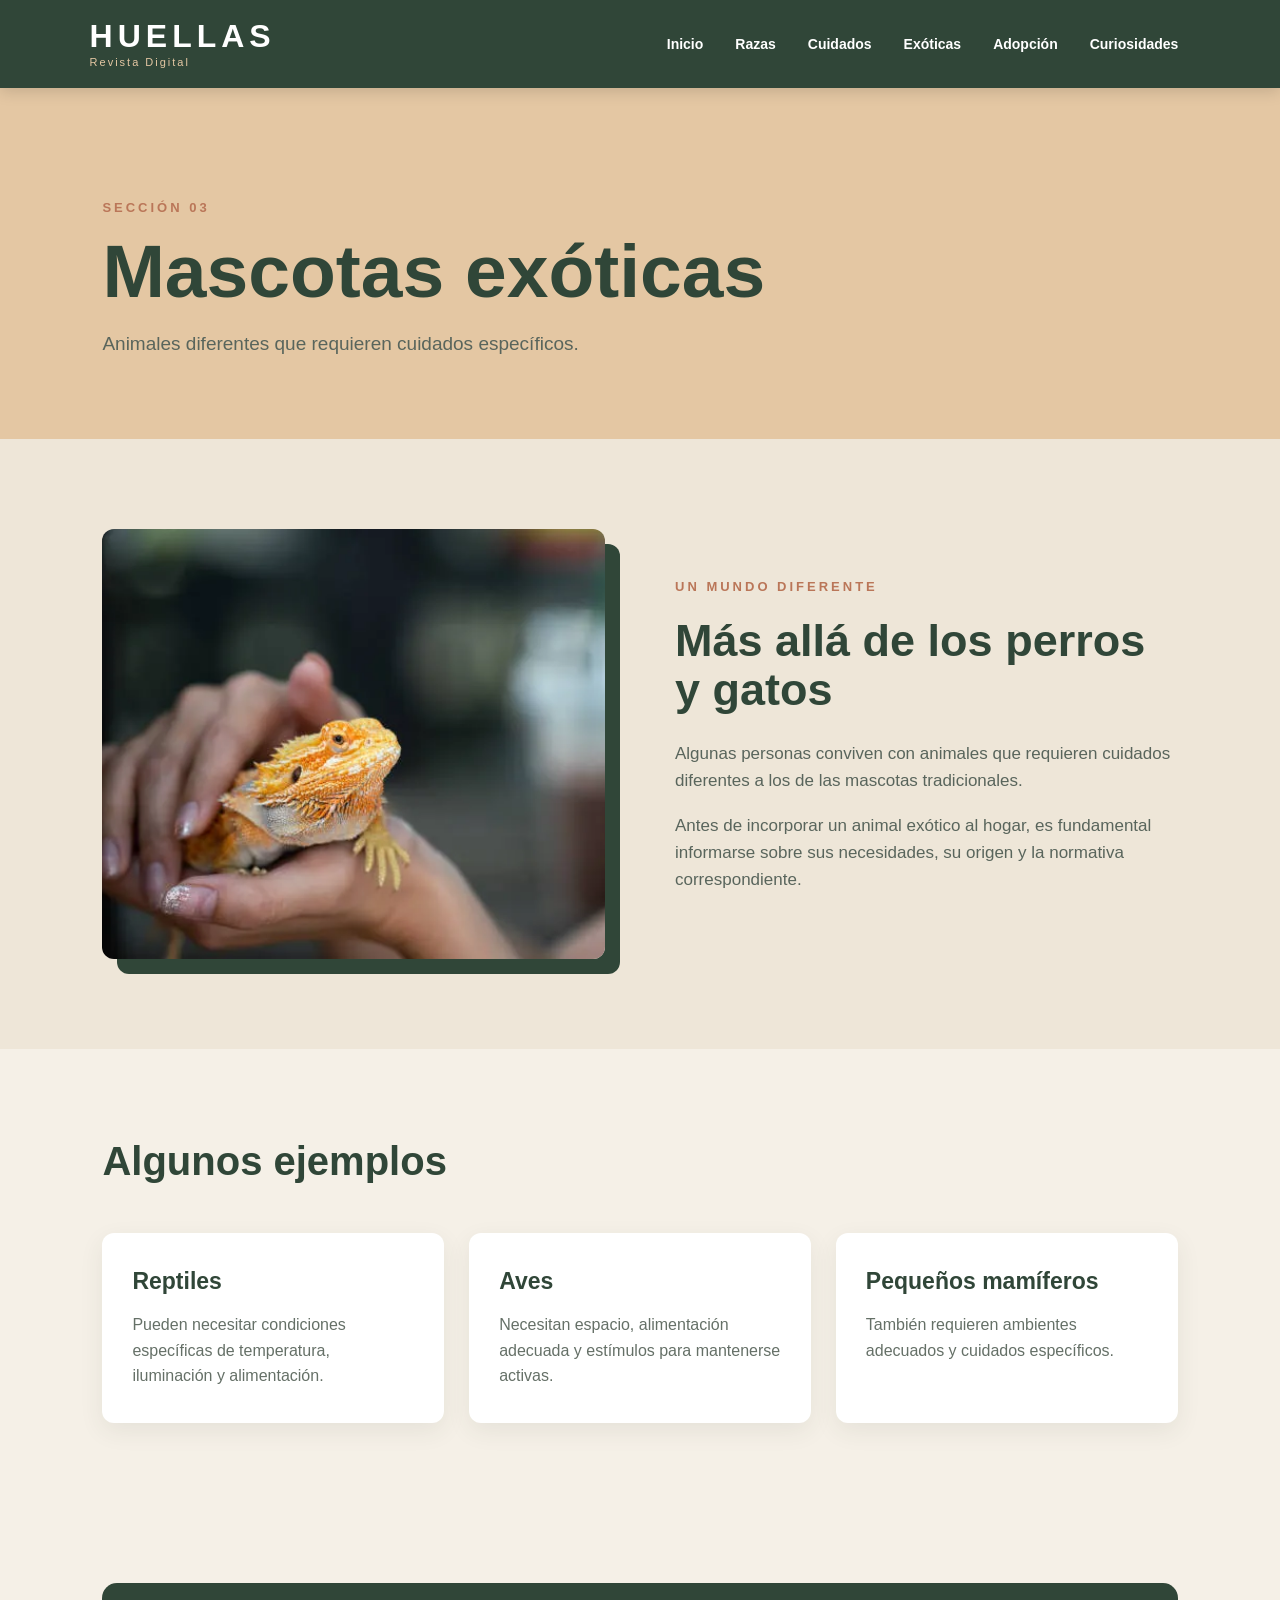
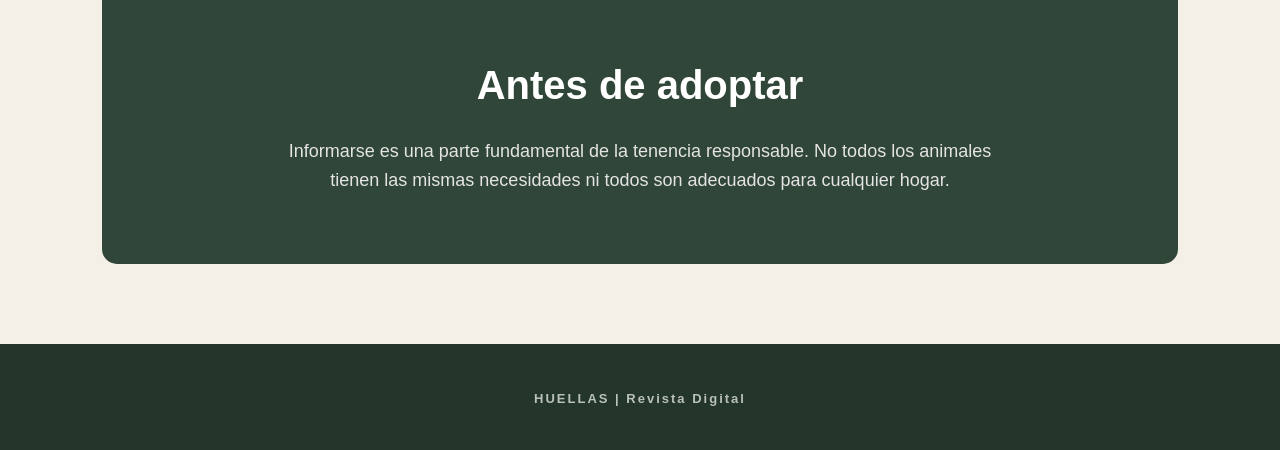
<file: exoticas.html>
<!DOCTYPE html>
<html lang="es">
<head>

    <meta charset="UTF-8">
    <meta name="viewport" content="width=device-width, initial-scale=1.0">

    <title>Mascotas Exóticas | Huellas</title>

    <link rel="stylesheet" href="CSS/style.css">

</head>

<body>

    <header>

        <div class="logo">
            <h1>HUELLAS</h1>
            <p>Revista Digital</p>
        </div>

        <nav>
            <a href="index.html">Inicio</a>
            <a href="razas.html">Razas</a>
            <a href="cuidados.html">Cuidados</a>
            <a href="exoticas.html">Exóticas</a>
            <a href="adopcion.html">Adopción</a>
            <a href="curiosidades.html">Curiosidades</a>
        </nav>

    </header>


    <main>

        <section class="titulo-pagina">

            <p class="categoria">SECCIÓN 03</p>

            <h2>Mascotas exóticas</h2>

            <p>
                Animales diferentes que requieren cuidados específicos.
            </p>

        </section>


        <section class="articulo">

            <div class="imagen-articulo">

                <img src="IMAGENES/exotica.webp"
                     alt="Mascota exótica">

            </div>


            <div class="texto-articulo">

                <p class="categoria">UN MUNDO DIFERENTE</p>

                <h2>Más allá de los perros y gatos</h2>

                <p>
                    Algunas personas conviven con animales que
                    requieren cuidados diferentes a los de las
                    mascotas tradicionales.
                </p>

                <p>
                    Antes de incorporar un animal exótico al hogar,
                    es fundamental informarse sobre sus necesidades,
                    su origen y la normativa correspondiente.
                </p>

            </div>

        </section>


        <section class="contenido">

            <h2>Algunos ejemplos</h2>

            <div class="grid">

                <article class="card">

                    <h3>Reptiles</h3>

                    <p>
                        Pueden necesitar condiciones específicas
                        de temperatura, iluminación y alimentación.
                    </p>

                </article>


                <article class="card">

                    <h3>Aves</h3>

                    <p>
                        Necesitan espacio, alimentación adecuada
                        y estímulos para mantenerse activas.
                    </p>

                </article>


                <article class="card">

                    <h3>Pequeños mamíferos</h3>

                    <p>
                        También requieren ambientes adecuados
                        y cuidados específicos.
                    </p>

                </article>

            </div>

        </section>


        <section class="destacado">

            <h2>Antes de adoptar</h2>

            <p>
                Informarse es una parte fundamental de la tenencia
                responsable. No todos los animales tienen las mismas
                necesidades ni todos son adecuados para cualquier hogar.
            </p>

        </section>

    </main>


    <footer>
        <p>HUELLAS | Revista Digital</p>
    </footer>

</body>
</html>
</file>
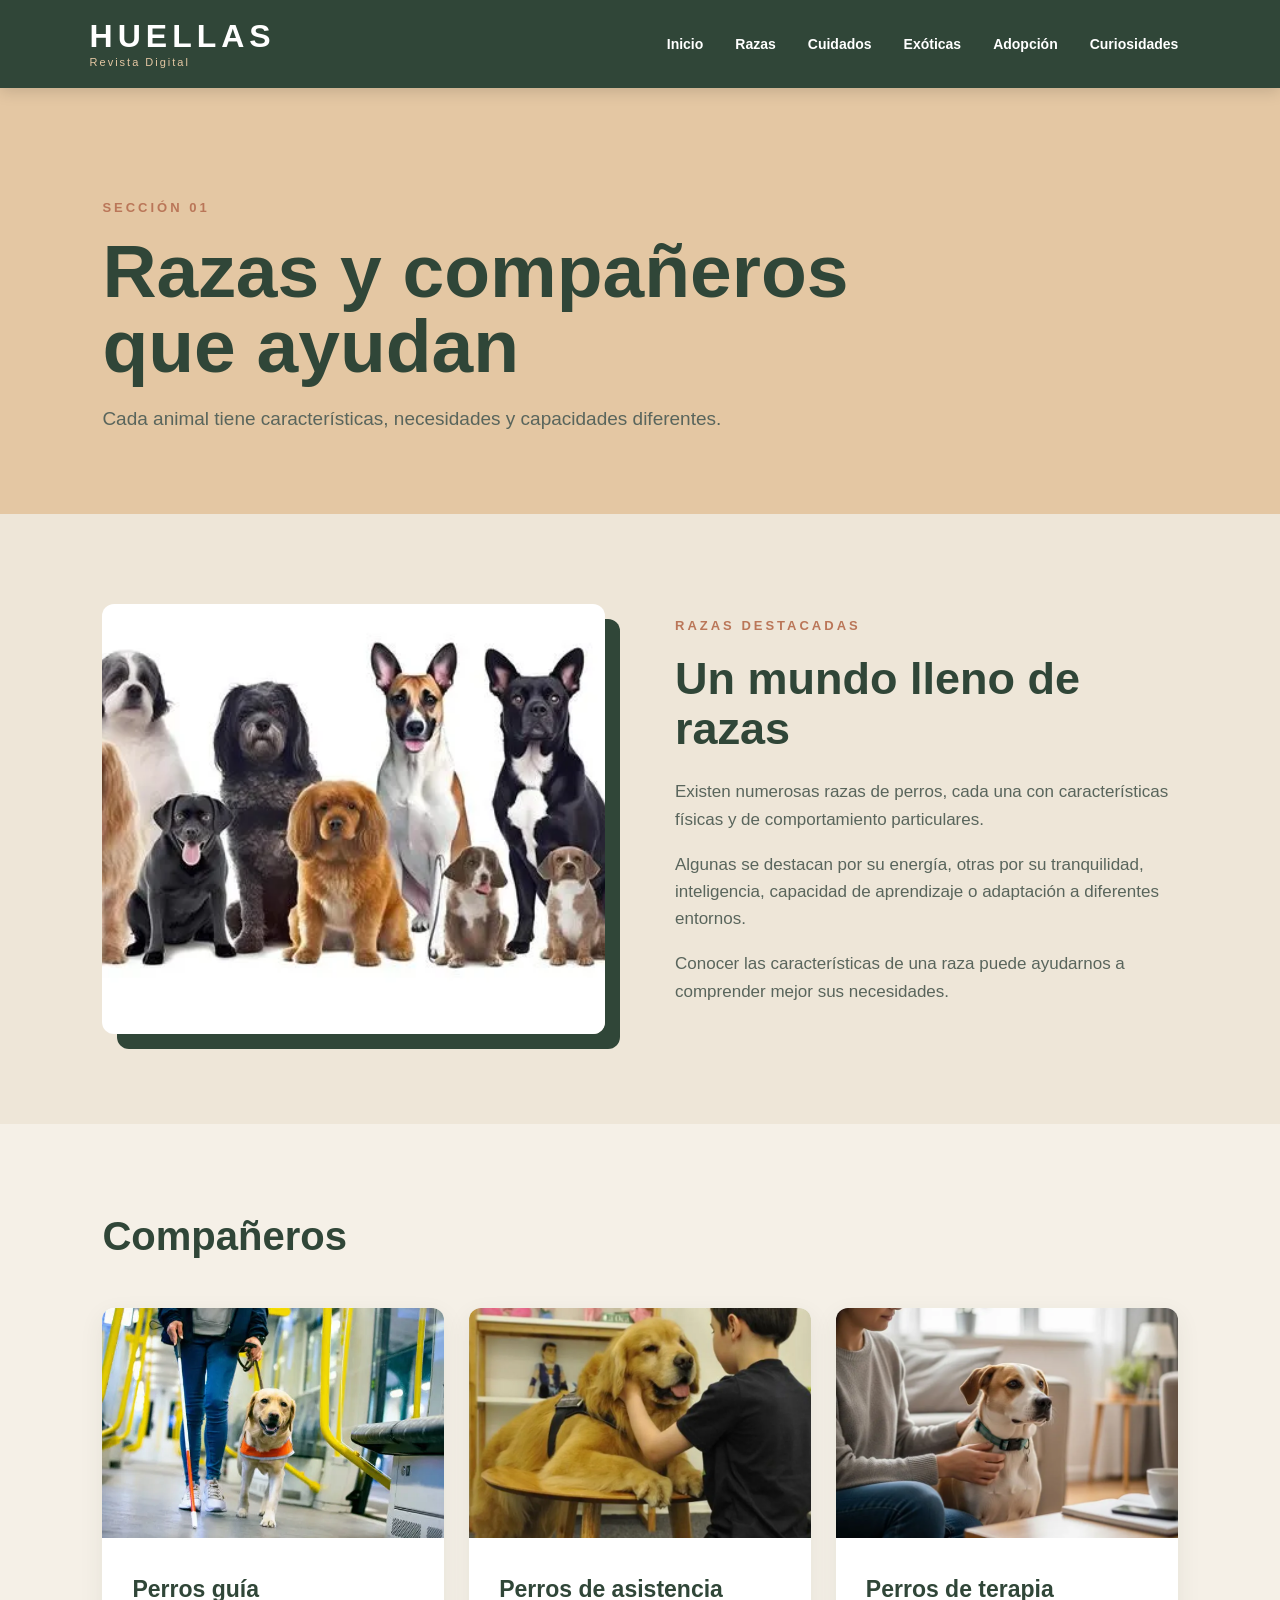
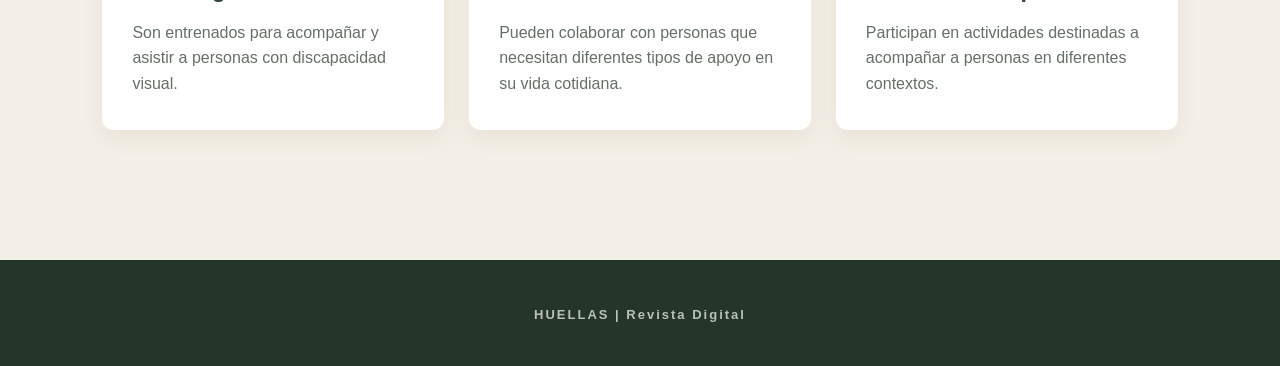
<file: razas.html>
<!DOCTYPE html>
<html lang="es">
<head>
    <meta charset="UTF-8">
    <meta name="viewport" content="width=device-width, initial-scale=1.0">

    <title>Razas | Huellas</title>

    <link rel="stylesheet" href="CSS/style.css">
</head>

<body>

    <header>

        <div class="logo">
            <h1>HUELLAS</h1>
            <p>Revista Digital</p>
        </div>

        <nav>
            <a href="index.html">Inicio</a>
            <a href="razas.html">Razas</a>
            <a href="cuidados.html">Cuidados</a>
            <a href="exoticas.html">Exóticas</a>
            <a href="adopcion.html">Adopción</a>
            <a href="curiosidades.html">Curiosidades</a>
        </nav>

    </header>


    <main>

        <section class="titulo-pagina">

            <p class="categoria">SECCIÓN 01</p>

            <h2>Razas y compañeros que ayudan</h2>

            <p>
                Cada animal tiene características, necesidades
                y capacidades diferentes.
            </p>

        </section>


        <section class="articulo">

            <div class="imagen-articulo">
                <img src="IMAGENES/razas.webp" alt="Diferentes razas de perros">
            </div>

            <div class="texto-articulo">

                <p class="categoria">RAZAS DESTACADAS</p>

                <h2>Un mundo lleno de razas</h2>

                <p>
                    Existen numerosas razas de perros, cada una
                    con características físicas y de comportamiento
                    particulares.
                </p>

                <p>
                    Algunas se destacan por su energía, otras por
                    su tranquilidad, inteligencia, capacidad de
                    aprendizaje o adaptación a diferentes entornos.
                </p>

                <p>
                    Conocer las características de una raza puede
                    ayudarnos a comprender mejor sus necesidades.
                </p>

            </div>

        </section>


        <section class="contenido">

            <h2>Compañeros</h2>

            <div class="grid">

                <article class="card">

                    <img src="IMAGENES/asistencia.webp"
                         alt="Perro de asistencia">

                    <h3>Perros guía</h3>

                    <p>
                        Son entrenados para acompañar y asistir
                        a personas con discapacidad visual.
                    </p>

                </article>


                <article class="card">
                    <img src="IMAGENES/terapia.webp"
                         alt="Perro de asistencia">
                    <h3>Perros de asistencia</h3>

                    <p>
                        Pueden colaborar con personas que necesitan
                        diferentes tipos de apoyo en su vida cotidiana.
                    </p>

                </article>


                <article class="card">
                    <img src="IMAGENES/apoyo.webp"
                         alt="Perro de asistencia">
                    <h3>Perros de terapia</h3>

                    <p>
                        Participan en actividades destinadas a
                        acompañar a personas en diferentes contextos.
                    </p>

                </article>

            </div>

        </section>

    </main>


    <footer>
        <p>HUELLAS | Revista Digital</p>
    </footer>

</body>
</html>
</file>
<file: CSS/style.css>
/* =========================================
   HUELLAS | REVISTA DE MASCOTAS
   STYLE.CSS
   ========================================= */


/* ---------- CONFIGURACIÓN GENERAL ---------- */

* {
    margin: 0;
    padding: 0;
    box-sizing: border-box;
}

html {
    scroll-behavior: smooth;
}

body {
    font-family: Arial, Helvetica, sans-serif;
    background-color: #f5f0e7;
    color: #304638;
    line-height: 1.6;
}


/* ---------- HEADER ---------- */

header {
    width: 100%;
    background-color: #304638;
    color: white;
    padding: 20px 7%;

    display: flex;
    justify-content: space-between;
    align-items: center;

    position: sticky;
    top: 0;
    z-index: 1000;

    box-shadow: 0 3px 15px rgba(0, 0, 0, 0.15);
}


/* LOGO */

.logo {
    line-height: 1;
}

.logo h1 {
    font-size: 32px;
    letter-spacing: 5px;
    font-weight: 800;
}

.logo p {
    font-size: 11px;
    letter-spacing: 2px;
    color: #e4c7a3;
    margin-top: 5px;
}


/* ---------- NAVEGACIÓN ---------- */

nav {
    display: flex;
    gap: 8px;
    flex-wrap: wrap;
    justify-content: center;
}

nav a {
    color: white;
    text-decoration: none;

    font-size: 14px;
    font-weight: bold;

    padding: 8px 12px;
    border-radius: 20px;

    transition: 0.3s;
}

nav a:hover {
    background-color: #ba7658;
    transform: translateY(-2px);
}


/* ---------- CONTENEDOR PRINCIPAL ---------- */

main {
    width: 100%;
}


/* ---------- PORTADA ---------- */

.hero {
    min-height: 650px;

    display: grid;
    grid-template-columns: 1fr 1fr;

    align-items: center;

    padding: 70px 8%;

    background-color: #e4c7a3;
}


.hero-text {
    padding-right: 50px;
}

.hero-text h2 {
    font-size: clamp(42px, 6vw, 78px);
    line-height: 1.05;
    margin: 15px 0 25px;
    color: #304638;
}

.hero-text p {
    max-width: 550px;
    font-size: 18px;
    color: #43564a;
}


/* ---------- CATEGORÍAS ---------- */

.categoria {
    color: #ba7658 !important;
    font-size: 13px !important;
    font-weight: bold;
    letter-spacing: 3px;
    text-transform: uppercase;
}


/* ---------- IMAGEN DE PORTADA ---------- */

.hero-imagen {
    height: 500px;
    overflow: hidden;
    border-radius: 12px;
    box-shadow: 20px 20px 0 #304638;
}

.hero-imagen img {
    width: 100%;
    height: 100%;
    object-fit: cover;
    display: block;

    transition: 0.5s;
}

.hero-imagen:hover img {
    transform: scale(1.04);
}


/* ---------- BOTONES ---------- */

.boton {
    display: inline-block;

    margin-top: 30px;

    background-color: #304638;
    color: white;

    text-decoration: none;

    padding: 14px 25px;

    border-radius: 30px;

    font-weight: bold;

    transition: 0.3s;
}

.boton:hover {
    background-color: #ba7658;
    transform: translateY(-3px);
}


/* ---------- INTRODUCCIÓN ---------- */

.introduccion {
    max-width: 850px;
    margin: auto;

    text-align: center;

    padding: 100px 25px;
}

.introduccion h2 {
    font-size: 42px;
    line-height: 1.15;
    margin: 15px 0 25px;
}

.introduccion p:last-child {
    font-size: 18px;
    color: #59655c;
}


/* ---------- SECCIONES ---------- */

.destacados,
.contenido {
    padding: 80px 8%;
}

.destacados {
    background-color: #eee6d8;
}

.contenido h2,
.destacados h2 {
    font-size: 40px;
    margin-bottom: 40px;
}


/* ---------- GRID ---------- */

.grid {
    display: grid;

    grid-template-columns: repeat(3, 1fr);

    gap: 25px;
}


/* ---------- TARJETAS ---------- */

.card {
    background-color: white;

    padding: 30px;

    border-radius: 12px;

    box-shadow: 0 8px 25px rgba(48, 70, 56, 0.08);

    transition: 0.3s;

    border-bottom: 4px solid transparent;
}

.card:hover {
    transform: translateY(-8px);
    border-bottom: 4px solid #ba7658;
    box-shadow: 0 15px 35px rgba(48, 70, 56, 0.15);
}

.card h3 {
    font-size: 23px;
    margin-bottom: 12px;
}

.card p {
    color: #657067;
}

.card a {
    display: inline-block;

    margin-top: 20px;

    color: #ba7658;

    text-decoration: none;

    font-weight: bold;
}

.card a:hover {
    color: #304638;
}


/* ---------- IMÁGENES DE TARJETAS ---------- */

.card img {
    width: calc(100% + 60px);
    height: 230px;

    object-fit: cover;

    margin: -30px -30px 25px;

    border-radius: 12px 12px 0 0;
}


/* ---------- TÍTULO DE CADA PÁGINA ---------- */

.titulo-pagina {
    padding: 110px 8% 80px;

    background-color: #e4c7a3;
}

.titulo-pagina h2 {
    font-size: clamp(45px, 6vw, 75px);

    line-height: 1;

    max-width: 900px;

    margin: 15px 0 20px;
}

.titulo-pagina p:last-child {
    font-size: 19px;
    color: #59655c;
    max-width: 650px;
}


/* ---------- ARTÍCULOS ---------- */

.articulo {
    display: grid;

    grid-template-columns: 1fr 1fr;

    min-height: 500px;

    align-items: center;

    gap: 70px;

    padding: 90px 8%;
}

.articulo:nth-child(even) {
    background-color: #eee6d8;
}


/* ---------- IMAGEN DEL ARTÍCULO ---------- */

.imagen-articulo {
    width: 100%;
    height: 430px;

    overflow: hidden;

    border-radius: 12px;

    box-shadow: 15px 15px 0 #304638;
}

.imagen-articulo img {
    width: 100%;
    height: 100%;

    object-fit: cover;

    display: block;

    transition: 0.5s;
}

.imagen-articulo:hover img {
    transform: scale(1.05);
}


/* ---------- TEXTO DEL ARTÍCULO ---------- */

.texto-articulo h2 {
    font-size: 45px;

    line-height: 1.1;

    margin: 15px 0 25px;
}

.texto-articulo p {
    color: #59655c;
    margin-bottom: 18px;
    font-size: 17px;
}


/* ---------- ARTÍCULO INVERTIDO ---------- */

.invertido {
    background-color: #304638 !important;
    color: white;
}

.invertido .texto-articulo p {
    color: #e5e5e5;
}

.invertido .texto-articulo .categoria {
    color: #e4c7a3 !important;
}

.invertido .imagen-articulo {
    box-shadow: 15px 15px 0 #ba7658;
}


/* ---------- DESTACADO ---------- */

.destacado {
    margin: 80px 8%;

    padding: 70px;

    background-color: #304638;

    color: white;

    border-radius: 15px;

    text-align: center;
}

.destacado h2 {
    font-size: 40px;
    margin-bottom: 20px;
}

.destacado p {
    max-width: 750px;

    margin: auto;

    color: #e4e4e4;

    font-size: 18px;
}


/* ---------- FOOTER ---------- */

footer {
    background-color: #24352a;

    color: white;

    text-align: center;

    padding: 40px 20px;

    margin-top: 50px;
}

footer p:first-child {
    font-size: 18px;
    font-weight: bold;
    letter-spacing: 2px;
}

footer p:last-child {
    color: #b9c1ba;
    font-size: 13px;
    margin-top: 5px;
}


/* =========================================
   RESPONSIVE
   ========================================= */


/* ---------- TABLET ---------- */

@media (max-width: 900px) {

    header {
        flex-direction: column;
        gap: 20px;
    }

    .hero {
        grid-template-columns: 1fr;
        gap: 50px;
    }

    .hero-text {
        padding-right: 0;
    }

    .hero-imagen {
        height: 400px;
    }

    .grid {
        grid-template-columns: repeat(2, 1fr);
    }

    .articulo {
        grid-template-columns: 1fr;
        gap: 50px;
    }

}


/* ---------- CELULAR ---------- */

@media (max-width: 600px) {

    header {
        padding: 18px 5%;
    }

    .logo h1 {
        font-size: 27px;
    }

    nav {
        gap: 3px;
    }

    nav a {
        font-size: 12px;
        padding: 6px 8px;
    }


    .hero {
        padding: 60px 6%;
    }

    .hero-text h2 {
        font-size: 48px;
    }

    .hero-imagen {
        height: 330px;
        box-shadow: 10px 10px 0 #304638;
    }


    .introduccion {
        padding: 70px 6%;
    }

    .introduccion h2 {
        font-size: 34px;
    }


    .destacados,
    .contenido {
        padding: 60px 6%;
    }

    .destacados h2,
    .contenido h2 {
        font-size: 34px;
    }


    .grid {
        grid-template-columns: 1fr;
    }


    .titulo-pagina {
        padding: 80px 6% 60px;
    }

    .titulo-pagina h2 {
        font-size: 48px;
    }


    .articulo {
        padding: 60px 6%;
    }

    .imagen-articulo {
        height: 320px;
        box-shadow: 10px 10px 0 #304638;
    }

    .texto-articulo h2 {
        font-size: 36px;
    }


    .destacado {
        margin: 50px 6%;
        padding: 45px 25px;
    }

    .destacado h2 {
        font-size: 32px;
    }

}
</file>
